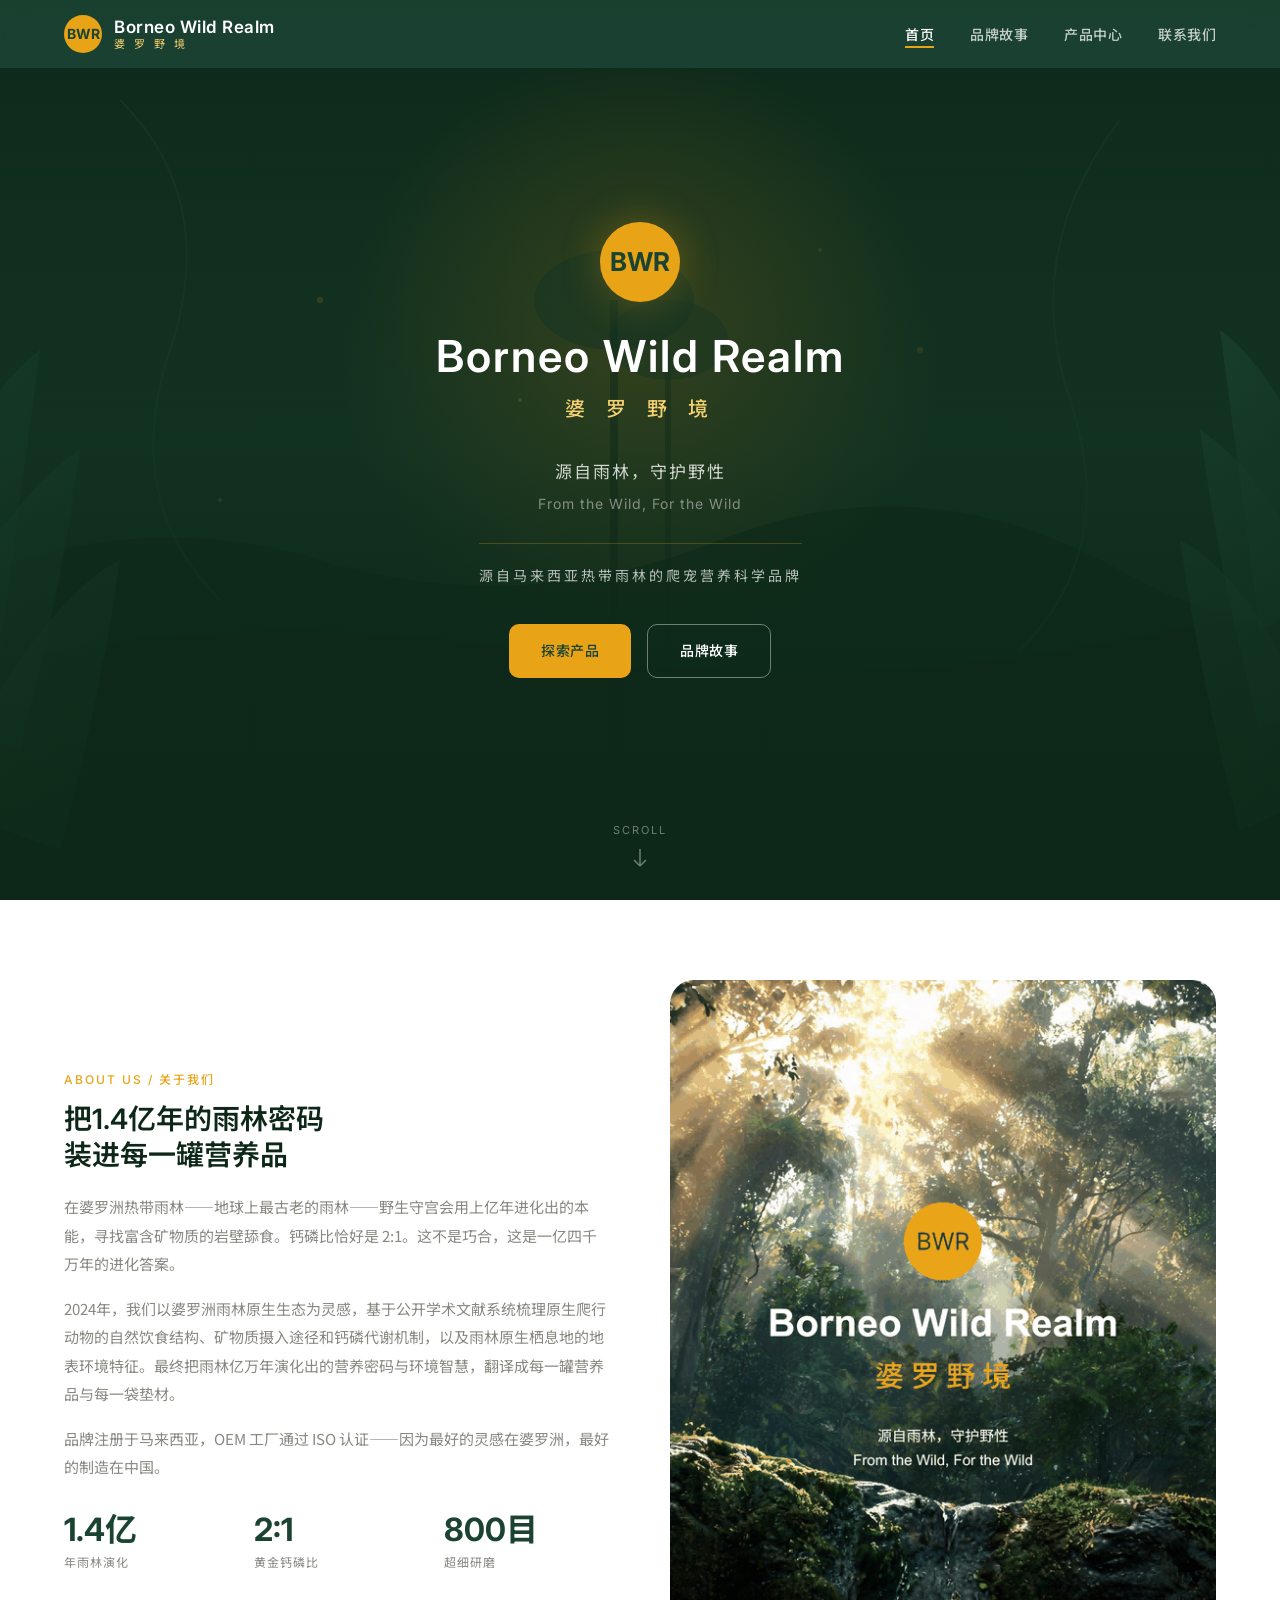
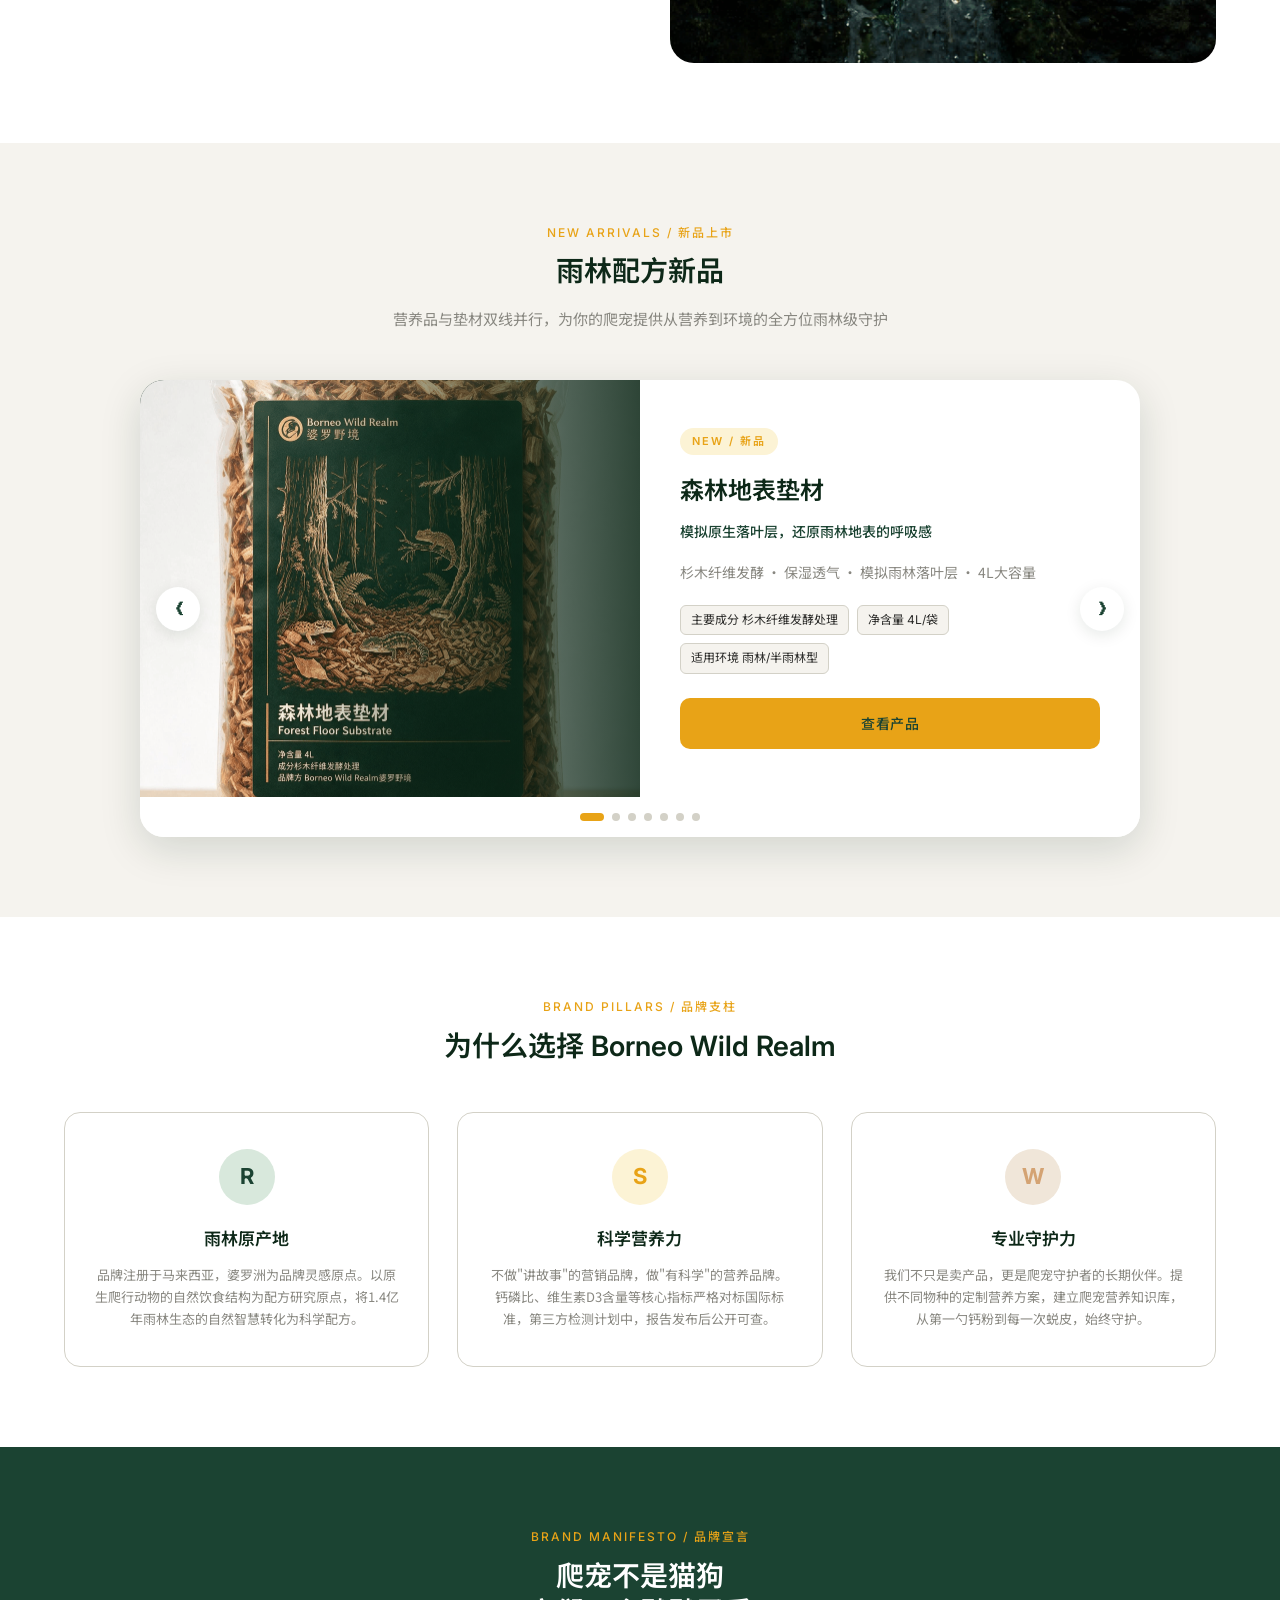
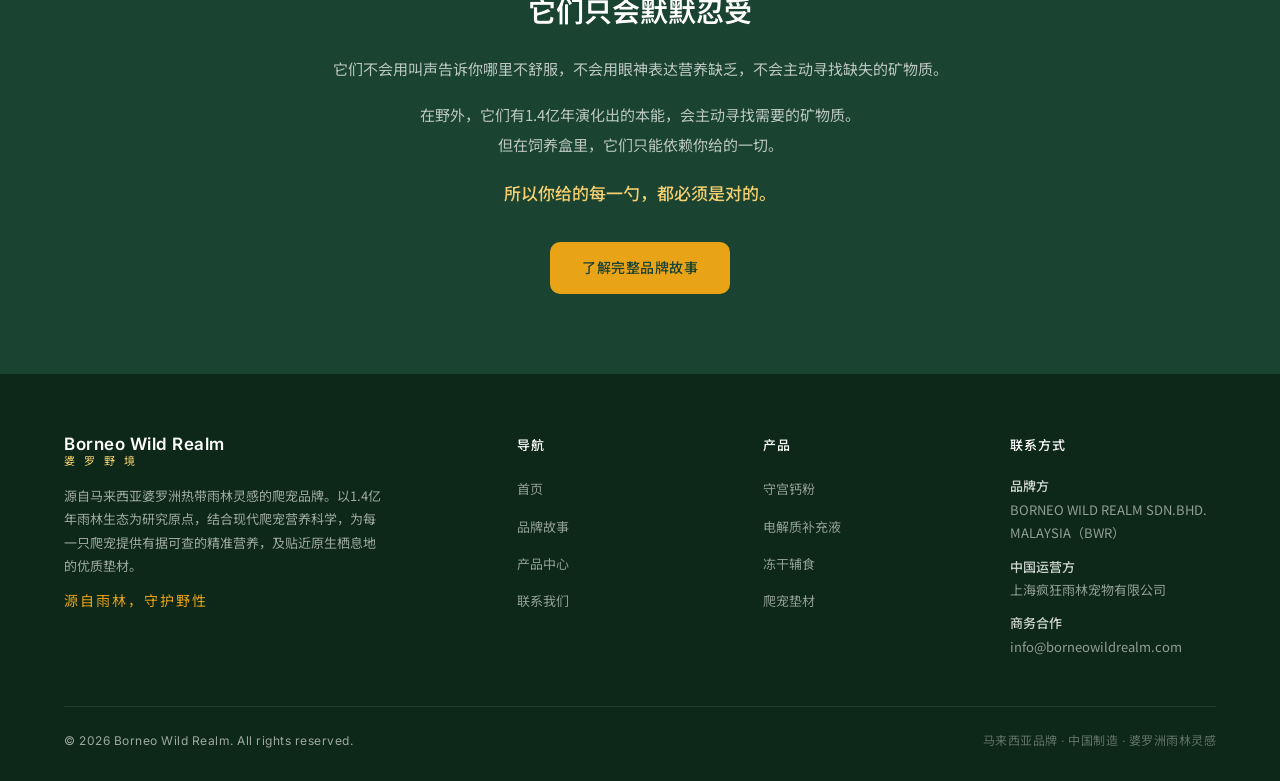
<file: index.html>
<!DOCTYPE html>
<html lang="zh-CN">
<head>
  <meta charset="UTF-8">
  <meta name="viewport" content="width=device-width, initial-scale=1.0">
  <title>Borneo Wild Realm 婆罗野境 | 源自雨林，守护野性</title>
  <meta name="description" content="Borneo Wild Realm 婆罗野境 — 源自马来西亚婆罗洲雨林灵感的爬宠品牌。主营守宫钙粉、电解质、冻干零食等爬宠营养品，及森林地表垫材、松树皮垫材、雨林地表垫材、玉米芯垫材等爬宠垫材。马来西亚品牌，中国制造。">
  <meta name="keywords" content="爬宠营养,守宫钙粉,爬宠钙粉,电解质,冻干零食,爬宠垫材,森林地表垫材,松树皮垫材,雨林垫材,玉米芯垫材,Borneo Wild Realm,婆罗野境,豹纹守宫">
  <link rel="icon" href="data:image/svg+xml,<svg xmlns='http://www.w3.org/2000/svg' viewBox='0 0 100 100'><circle cx='50' cy='50' r='50' fill='%23E8A317'/><text x='50' y='62' text-anchor='middle' font-family='Inter,sans-serif' font-size='32' font-weight='700' fill='%231B4332'>BWR</text></svg>">
  <link rel="stylesheet" href="css/style.css">
</head>
<body>

  <!-- ========== 导航栏 ========== -->
  <nav class="navbar">
    <div class="nav-inner">
      <a href="index.html" class="nav-logo">
        <div class="nav-logo-icon">BWR</div>
        <div class="nav-logo-text">
          Borneo Wild Realm
          <div class="cn">婆 罗 野 境</div>
        </div>
      </a>
      <button class="nav-toggle" aria-label="菜单">
        <span></span><span></span><span></span>
      </button>
      <ul class="nav-links">
        <li><a href="index.html">首页</a></li>
        <li><a href="story.html">品牌故事</a></li>
        <li><a href="products.html">产品中心</a></li>
        <li><a href="contact.html">联系我们</a></li>
      </ul>
    </div>
  </nav>

  <!-- ========== Hero Banner ========== -->
  <section class="hero">
    <div class="hero-bg">
      <!-- 雨林主题 SVG 插画 -->
      <svg viewBox="0 0 1440 900" preserveAspectRatio="xMidYMid slice" xmlns="http://www.w3.org/2000/svg">
        <defs>
          <linearGradient id="skyGrad" x1="0" y1="0" x2="0" y2="1">
            <stop offset="0%" stop-color="#0D2818"/>
            <stop offset="50%" stop-color="#1B4332"/>
            <stop offset="100%" stop-color="#0D2818"/>
          </linearGradient>
          <linearGradient id="leafGrad" x1="0" y1="0" x2="1" y2="1">
            <stop offset="0%" stop-color="#2D6A4F"/>
            <stop offset="100%" stop-color="#1B4332"/>
          </linearGradient>
          <radialGradient id="sunGlow" cx="0.5" cy="0.5" r="0.5">
            <stop offset="0%" stop-color="#E8A317" stop-opacity="0.4"/>
            <stop offset="100%" stop-color="#E8A317" stop-opacity="0"/>
          </radialGradient>
        </defs>
        <!-- 背景渐变 -->
        <rect width="1440" height="900" fill="url(#skyGrad)"/>
        <!-- 阳光光晕 -->
        <circle cx="720" cy="350" r="300" fill="url(#sunGlow)"/>
        <!-- 远景山轮廓 -->
        <path d="M0,600 Q200,500 400,560 T800,540 T1200,570 T1440,550 L1440,900 L0,900 Z" fill="#0D2818" opacity="0.6"/>
        <path d="M0,680 Q300,600 600,650 T1200,640 T1440,660 L1440,900 L0,900 Z" fill="#0D2818" opacity="0.8"/>
        <!-- 左侧大叶植物 -->
        <g transform="translate(0,200)">
          <path d="M-20,400 Q50,200 120,150 Q100,300 80,450 Q40,430 -20,400 Z" fill="url(#leafGrad)" opacity="0.7"/>
          <path d="M-20,500 Q80,300 160,250 Q140,400 100,550 Q50,530 -20,500 Z" fill="url(#leafGrad)" opacity="0.6"/>
          <path d="M20,600 Q120,400 200,360 Q180,500 140,650 Q80,630 20,600 Z" fill="url(#leafGrad)" opacity="0.5"/>
        </g>
        <!-- 右侧大叶植物 -->
        <g transform="translate(1240,180)">
          <path d="M200,400 Q130,200 60,150 Q80,300 100,450 Q140,430 200,400 Z" fill="url(#leafGrad)" opacity="0.7"/>
          <path d="M200,500 Q120,300 40,250 Q60,400 100,550 Q150,530 200,500 Z" fill="url(#leafGrad)" opacity="0.6"/>
          <path d="M180,600 Q100,400 20,360 Q40,500 80,650 Q130,630 180,600 Z" fill="url(#leafGrad)" opacity="0.5"/>
        </g>
        <!-- 树干 -->
        <rect x="690" y="300" width="8" height="600" fill="#0D2818" opacity="0.5"/>
        <rect x="745" y="350" width="6" height="550" fill="#0D2818" opacity="0.4"/>
        <!-- 树叶冠 -->
        <ellipse cx="694" cy="300" rx="80" ry="50" fill="#1B4332" opacity="0.5"/>
        <ellipse cx="748" cy="340" rx="60" ry="40" fill="#1B4332" opacity="0.4"/>
        <!-- 藤蔓 -->
        <path d="M200,100 Q300,200 250,350 Q200,500 300,600" stroke="#2D6A4F" stroke-width="2" fill="none" opacity="0.3"/>
        <path d="M1200,120 Q1100,250 1150,400 Q1200,550 1100,650" stroke="#2D6A4F" stroke-width="2" fill="none" opacity="0.3"/>
        <!-- 漂浮的光斑 -->
        <circle cx="400" cy="300" r="3" fill="#E8A317" opacity="0.4"/>
        <circle cx="900" cy="250" r="2" fill="#E8A317" opacity="0.3"/>
        <circle cx="600" cy="400" r="2" fill="#F4D06F" opacity="0.4"/>
        <circle cx="1000" cy="350" r="3" fill="#E8A317" opacity="0.3"/>
        <circle cx="300" cy="500" r="2" fill="#F4D06F" opacity="0.3"/>
      </svg>
    </div>
    <div class="hero-overlay"></div>

    <div class="hero-content">
      <div class="hero-brand-mark">BWR</div>
      <h1>Borneo Wild Realm</h1>
      <div class="cn-name">婆 罗 野 境</div>
      <div class="slogan">源自雨林，守护野性</div>
      <div class="slogan-en">From the Wild, For the Wild</div>
      <div class="hero-business-line">源自马来西亚热带雨林的爬宠营养科学品牌</div>
      <div class="hero-actions">
        <a href="products.html" class="btn btn-primary">探索产品</a>
        <a href="story.html" class="btn btn-outline">品牌故事</a>
      </div>
    </div>

    <div class="hero-scroll">
      <span>SCROLL</span>
      <svg width="14" height="20" viewBox="0 0 14 20" fill="none"><path d="M7 1V18M7 18L1 12M7 18L13 12" stroke="currentColor" stroke-width="1.5"/></svg>
    </div>
  </section>

  <!-- ========== 品牌简介 ========== -->
  <section class="bg-white">
    <div class="container">
      <div class="brand-intro">
        <div class="brand-intro-text fade-in">
          <div class="section-label">ABOUT US / 关于我们</div>
          <h2 class="section-title">把1.4亿年的雨林密码<br>装进每一罐营养品</h2>
          <p>在婆罗洲热带雨林——地球上最古老的雨林——野生守宫会用上亿年进化出的本能，寻找富含矿物质的岩壁舔食。钙磷比恰好是 2:1。这不是巧合，这是一亿四千万年的进化答案。</p>
          <p>2024年，我们以婆罗洲雨林原生生态为灵感，基于公开学术文献系统梳理原生爬行动物的自然饮食结构、矿物质摄入途径和钙磷代谢机制，以及雨林原生栖息地的地表环境特征。最终把雨林亿万年演化出的营养密码与环境智慧，翻译成每一罐营养品与每一袋垫材。</p>
          <p>品牌注册于马来西亚，OEM 工厂通过 ISO 认证——因为最好的灵感在婆罗洲，最好的制造在中国。</p>
          <div class="brand-intro-stats">
            <div class="stat-item">
              <div class="stat-num">1.4亿</div>
              <div class="stat-label">年雨林演化</div>
            </div>
            <div class="stat-item">
              <div class="stat-num">2:1</div>
              <div class="stat-label">黄金钙磷比</div>
            </div>
            <div class="stat-item">
              <div class="stat-num">800目</div>
              <div class="stat-label">超细研磨</div>
            </div>
          </div>
        </div>
        <div class="brand-intro-visual fade-in fade-in-delay-1">
          <!-- 雨林守宫 SVG 插画 -->
          <img src="images/about-bg.png?v=2" alt="婆罗洲雨林" loading="lazy">
        </div>
      </div>
    </div>
  </section>

  <!-- ========== 新品轮播 ========== -->
  <section class="bg-limestone">
    <div class="container">
      <div class="text-center fade-in" style="margin-bottom:48px;">
      <div class="section-label">NEW ARRIVALS / 新品上市</div>
      <h2 class="section-title">雨林配方新品</h2>
      <p class="section-subtitle" style="margin:0 auto 0;">营养品与垫材双线并行，为你的爬宠提供从营养到环境的全方位雨林级守护</p>
      </div>

      <div class="product-carousel fade-in">
        <button class="carousel-prev" aria-label="上一个">&#10094;</button>
        <button class="carousel-next" aria-label="下一个">&#10095;</button>
        <div class="carousel-viewport">
          <div class="carousel-track">
            <!-- 轮播内容由 JS 动态渲染 -->
          </div>
        </div>
        <div class="carousel-dots">
          <!-- 圆点由 JS 动态生成 -->
        </div>
      </div>
    </div>
  </section>

  <!-- ========== 品牌三大支柱 ========== -->
  <section class="bg-white">
    <div class="container">
      <div class="text-center fade-in" style="margin-bottom:48px;">
        <div class="section-label">BRAND PILLARS / 品牌支柱</div>
        <h2 class="section-title">为什么选择 Borneo Wild Realm</h2>
      </div>
      <div class="pillars-grid">
        <div class="pillar-card fade-in">
          <div class="pillar-icon">R</div>
          <h3>雨林原产地</h3>
          <p>品牌注册于马来西亚，婆罗洲为品牌灵感原点。以原生爬行动物的自然饮食结构为配方研究原点，将1.4亿年雨林生态的自然智慧转化为科学配方。</p>
        </div>
        <div class="pillar-card fade-in fade-in-delay-1">
          <div class="pillar-icon" style="background:var(--bw-amber-pale);color:var(--bw-amber);">S</div>
          <h3>科学营养力</h3>
          <p>不做"讲故事"的营销品牌，做"有科学"的营养品牌。钙磷比、维生素D3含量等核心指标严格对标国际标准，第三方检测计划中，报告发布后公开可查。</p>
        </div>
        <div class="pillar-card fade-in fade-in-delay-2">
          <div class="pillar-icon" style="background:#F0E6D9;color:var(--bw-earth);">W</div>
          <h3>专业守护力</h3>
          <p>我们不只是卖产品，更是爬宠守护者的长期伙伴。提供不同物种的定制营养方案，建立爬宠营养知识库，从第一勺钙粉到每一次蜕皮，始终守护。</p>
        </div>
      </div>
    </div>
  </section>

  <!-- ========== 品牌宣言 CTA ========== -->
  <section class="bg-rainforest">
    <div class="container-sm text-center fade-in">
      <div class="section-label" style="color:var(--bw-amber);">BRAND MANIFESTO / 品牌宣言</div>
      <h2 class="section-title" style="margin-bottom:24px;">爬宠不是猫狗<br>它们只会默默忍受</h2>
      <p style="font-size:15px;color:rgba(255,255,255,0.7);line-height:2;margin-bottom:16px;">
        它们不会用叫声告诉你哪里不舒服，不会用眼神表达营养缺乏，不会主动寻找缺失的矿物质。
      </p>
      <p style="font-size:15px;color:rgba(255,255,255,0.7);line-height:2;margin-bottom:16px;">
        在野外，它们有1.4亿年演化出的本能，会主动寻找需要的矿物质。<br>
        但在饲养盒里，它们只能依赖你给的一切。
      </p>
      <p style="font-size:17px;color:var(--bw-amber-light);line-height:2;margin-bottom:32px;font-weight:500;">
        所以你给的每一勺，都必须是对的。
      </p>
      <a href="story.html" class="btn btn-primary">了解完整品牌故事</a>
    </div>
  </section>

  <!-- ========== 页脚 ========== -->
  <footer class="footer">
    <div class="container">
      <div class="footer-grid">
        <div class="footer-brand">
          <div class="nav-logo-text">
            Borneo Wild Realm
            <div class="cn" style="color:var(--bw-amber-light);letter-spacing:3px;font-size:11px;">婆 罗 野 境</div>
          </div>
          <p>源自马来西亚婆罗洲热带雨林灵感的爬宠品牌。以1.4亿年雨林生态为研究原点，结合现代爬宠营养科学，为每一只爬宠提供有据可查的精准营养，及贴近原生栖息地的优质垫材。</p>
          <div class="slogan">源自雨林，守护野性</div>
        </div>
        <div class="footer-col">
          <h4>导航</h4>
          <ul>
            <li><a href="index.html">首页</a></li>
            <li><a href="story.html">品牌故事</a></li>
            <li><a href="products.html">产品中心</a></li>
            <li><a href="contact.html">联系我们</a></li>
          </ul>
        </div>
        <div class="footer-col">
          <h4>产品</h4>
          <ul>
            <li><a href="products.html">守宫钙粉</a></li>
            <li><a href="products.html">电解质补充液</a></li>
            <li><a href="products.html">冻干辅食</a></li>
            <li><a href="products.html">爬宠垫材</a></li>
          </ul>
        </div>
        <div class="footer-col">
          <h4>联系方式</h4>
          <div class="contact-item">
            <strong>品牌方</strong><br>BORNEO WILD REALM SDN.BHD. MALAYSIA（BWR）
          </div>
          <div class="contact-item" style="margin-top:10px;">
            <strong>中国运营方</strong><br>上海疯狂雨林宠物有限公司
          </div>
          <div class="contact-item" style="margin-top:10px;">
            <strong>商务合作</strong><br>info@borneowildrealm.com
          </div>
        </div>
      </div>
      <div class="footer-bottom">
        <span>&copy; 2026 Borneo Wild Realm. All rights reserved.</span>
        <span class="brand-line">马来西亚品牌 · 中国制造 · 婆罗洲雨林灵感</span>
      </div>
    </div>
  </footer>

  <script src="js/products.js"></script>
  <script src="js/main.js"></script>
</body>
</html>
</file>
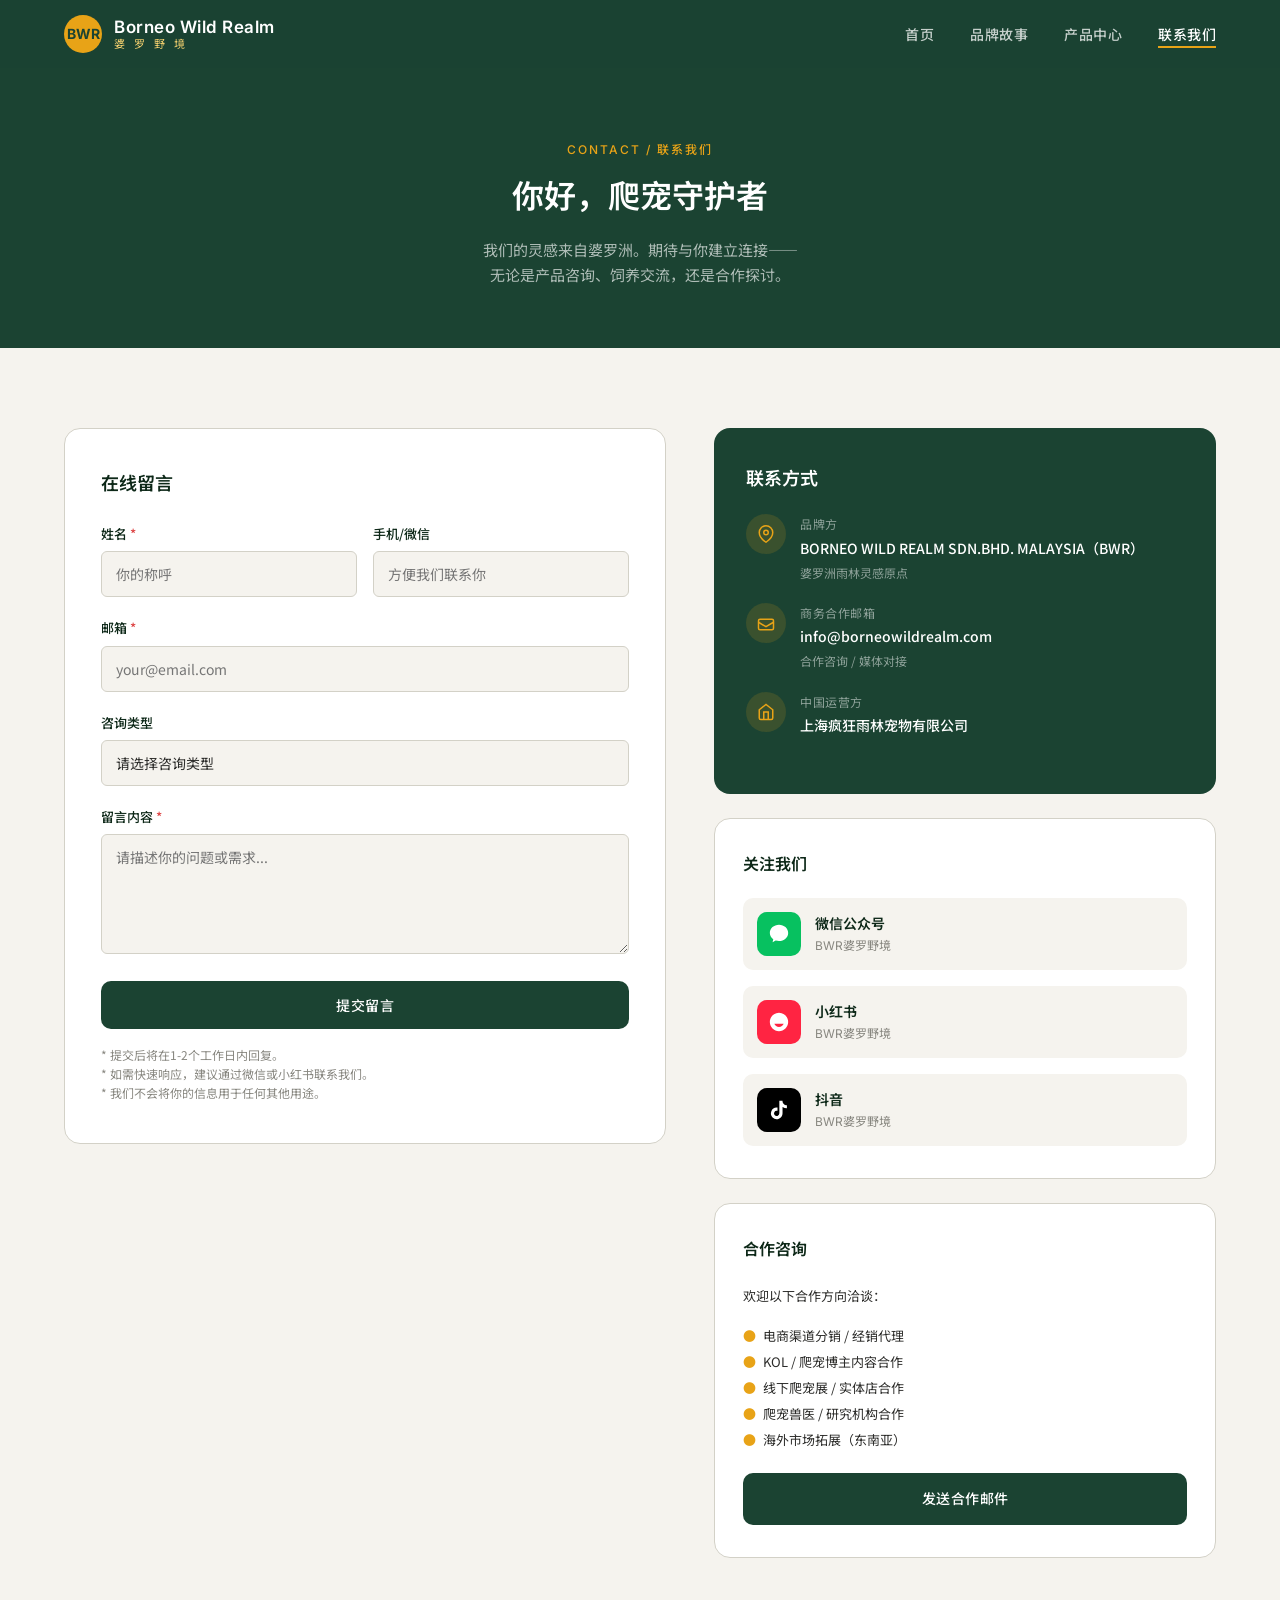
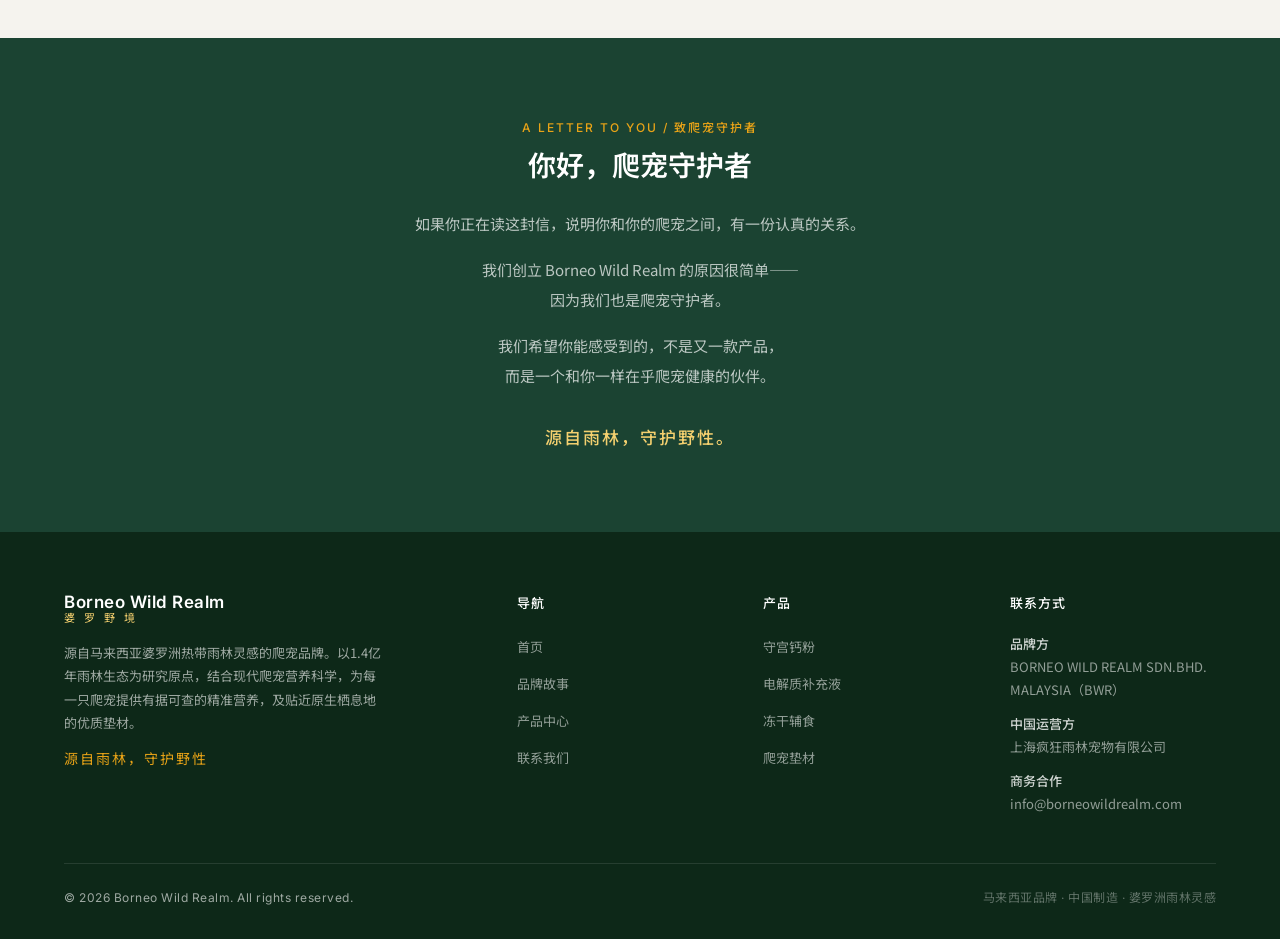
<file: contact.html>
<!DOCTYPE html>
<html lang="zh-CN">
<head>
  <meta charset="UTF-8">
  <meta name="viewport" content="width=device-width, initial-scale=1.0">
  <title>联系我们 | Borneo Wild Realm 婆罗野境</title>
  <meta name="description" content="联系 Borneo Wild Realm — 在线留言、微信/小红书账号、合作咨询渠道。源自婆罗洲雨林的爬宠品牌，营养品与垫材双线并行，期待与每一位爬宠守护者建立连接。">
  <link rel="icon" href="data:image/svg+xml,<svg xmlns='http://www.w3.org/2000/svg' viewBox='0 0 100 100'><circle cx='50' cy='50' r='50' fill='%23E8A317'/><text x='50' y='62' text-anchor='middle' font-family='Inter,sans-serif' font-size='32' font-weight='700' fill='%231B4332'>BWR</text></svg>">
  <link rel="stylesheet" href="css/style.css">
</head>
<body>

  <!-- ========== 导航栏 ========== -->
  <nav class="navbar">
    <div class="nav-inner">
      <a href="index.html" class="nav-logo">
        <div class="nav-logo-icon">BWR</div>
        <div class="nav-logo-text">
          Borneo Wild Realm
          <div class="cn">婆 罗 野 境</div>
        </div>
      </a>
      <button class="nav-toggle" aria-label="菜单">
        <span></span><span></span><span></span>
      </button>
      <ul class="nav-links">
        <li><a href="index.html">首页</a></li>
        <li><a href="story.html">品牌故事</a></li>
        <li><a href="products.html">产品中心</a></li>
        <li><a href="contact.html">联系我们</a></li>
      </ul>
    </div>
  </nav>

  <!-- ========== 联系页 Hero ========== -->
  <section class="contact-hero">
    <div class="container">
      <div class="section-label">CONTACT / 联系我们</div>
      <h1>你好，爬宠守护者</h1>
      <p>我们的灵感来自婆罗洲。期待与你建立连接——<br>无论是产品咨询、饲养交流，还是合作探讨。</p>
    </div>
  </section>

  <!-- ========== 联系内容 ========== -->
  <section class="bg-limestone">
    <div class="container">
      <div class="contact-grid">

        <!-- 左侧：留言表单 -->
        <div class="contact-form-wrapper fade-in">
          <h3 style="font-family:var(--bw-font-primary);font-size:18px;font-weight:600;color:var(--bw-jungle-dark);margin-bottom:24px;">在线留言</h3>

          <div class="form-success">
            <strong>留言提交成功！</strong>
            我们已收到你的消息，将在1-2个工作日内回复。
          </div>

          <form id="contact-form" novalidate>
            <div class="form-row">
              <div class="form-group">
                <label for="name">姓名 <span class="required">*</span></label>
                <input type="text" id="name" name="name" placeholder="你的称呼" required>
              </div>
              <div class="form-group">
                <label for="phone">手机/微信</label>
                <input type="text" id="phone" name="phone" placeholder="方便我们联系你">
              </div>
            </div>

            <div class="form-group">
              <label for="email">邮箱 <span class="required">*</span></label>
              <input type="email" id="email" name="email" placeholder="your@email.com" required>
            </div>

            <div class="form-group">
              <label for="topic">咨询类型</label>
              <select id="topic" name="topic">
                <option value="">请选择咨询类型</option>
                <option value="product">产品咨询</option>
                <option value="purchase">购买渠道</option>
                <option value="breeding">饲养交流</option>
                <option value="cooperation">商务合作</option>
                <option value="kol">KOL/媒体合作</option>
                <option value="other">其他</option>
              </select>
            </div>

            <div class="form-group">
              <label for="message">留言内容 <span class="required">*</span></label>
              <textarea id="message" name="message" placeholder="请描述你的问题或需求..." required></textarea>
            </div>

            <button type="submit" class="btn btn-dark" style="width:100%;">提交留言</button>

            <p class="form-note">
              * 提交后将在1-2个工作日内回复。<br>
              * 如需快速响应，建议通过微信或小红书联系我们。<br>
              * 我们不会将你的信息用于任何其他用途。
            </p>
          </form>
        </div>

        <!-- 右侧：联系信息 + 社交媒体 -->
        <div>
          <!-- 联系信息卡片 -->
          <div class="contact-info-card fade-in fade-in-delay-1">
            <h3>联系方式</h3>

            <div class="contact-info-item">
              <div class="ci-icon">
                <svg width="18" height="18" viewBox="0 0 24 24" fill="none" stroke="#E8A317" stroke-width="2"><path d="M21 10c0 7-9 13-9 13s-9-6-9-13a9 9 0 0 1 18 0z"/><circle cx="12" cy="10" r="3"/></svg>
              </div>
              <div class="ci-content">
                <div class="ci-label">品牌方</div>
                <div class="ci-value">BORNEO WILD REALM SDN.BHD. MALAYSIA（BWR）</div>
                <div class="ci-sub">婆罗洲雨林灵感原点</div>
              </div>
            </div>

            <div class="contact-info-item">
              <div class="ci-icon">
                <svg width="18" height="18" viewBox="0 0 24 24" fill="none" stroke="#E8A317" stroke-width="2"><rect x="2" y="7" width="20" height="14" rx="2"/><path d="M22 11l-10 6L2 11"/></svg>
              </div>
              <div class="ci-content">
                <div class="ci-label">商务合作邮箱</div>
                <div class="ci-value">info@borneowildrealm.com</div>
                <div class="ci-sub">合作咨询 / 媒体对接</div>
              </div>
            </div>

            <div class="contact-info-item">
              <div class="ci-icon">
                <svg width="18" height="18" viewBox="0 0 24 24" fill="none" stroke="#E8A317" stroke-width="2"><path d="M3 9l9-7 9 7v11a2 2 0 0 1-2 2H5a2 2 0 0 1-2-2z"/><polyline points="9 22 9 12 15 12 15 22"/></svg>
              </div>
              <div class="ci-content">
                <div class="ci-label">中国运营方</div>
                <div class="ci-value">上海疯狂雨林宠物有限公司</div>
              </div>
            </div>
          </div>

          <!-- 社交媒体卡片 -->
          <div class="social-card fade-in fade-in-delay-2">
            <h3>关注我们</h3>
            <div class="social-list">

              <div class="social-item">
                <div class="si-icon" style="background:#07C160;">
                  <svg width="22" height="22" viewBox="0 0 24 24" fill="#fff"><path d="M8.5 8.5a1 1 0 100-2 1 1 0 000 2zm5 0a1 1 0 100-2 1 1 0 000 2zM12 2C6.48 2 2 5.94 2 10.8c0 2.77 1.46 5.24 3.74 6.85L5 21l3.4-1.86c1.12.31 2.32.48 3.6.48 5.52 0 10-3.94 10-8.8S17.52 2 12 2z"/></svg>
                </div>
                <div class="si-content">
                  <div class="si-name">微信公众号</div>
                  <div class="si-id">BWR婆罗野境</div>
                </div>
              </div>

              <div class="social-item">
                <div class="si-icon" style="background:#FF2442;">
                  <svg width="22" height="22" viewBox="0 0 24 24" fill="#fff"><path d="M12 2C6.48 2 2 6.48 2 12s4.48 10 10 10 10-4.48 10-10S17.52 2 12 2zm3.5 6.5c-.83 0-1.5.67-1.5 1.5s.67 1.5 1.5 1.5 1.5-.67 1.5-1.5-.67-1.5-1.5-1.5zm-7 0c-.83 0-1.5.67-1.5 1.5s.67 1.5 1.5 1.5 1.5-.67 1.5-1.5-.67-1.5-1.5-1.5zM12 17.5c-2.33 0-4.31-1.46-5.11-3.5h10.22c-.8 2.04-2.78 3.5-5.11 3.5z"/></svg>
                </div>
                <div class="si-content">
                  <div class="si-name">小红书</div>
                  <div class="si-id">BWR婆罗野境</div>
                </div>
              </div>

              <div class="social-item">
                <div class="si-icon" style="background:#000000;">
                  <svg width="22" height="22" viewBox="0 0 24 24" fill="#fff"><path d="M19.59 6.69a4.83 4.83 0 0 1-3.77-4.25V2h-3.45v13.67a2.89 2.89 0 0 1-5.2 1.74 2.89 2.89 0 0 1 2.31-4.64 2.93 2.93 0 0 1 .88.13V9.4a6.84 6.84 0 0 0-1-.05A6.33 6.33 0 0 0 5 20.1a6.34 6.34 0 0 0 10.86-4.43v-7a8.16 8.16 0 0 0 4.77 1.52v-3.4a4.85 4.85 0 0 1-1.04-.1z"/></svg>
                </div>
                <div class="si-content">
                  <div class="si-name">抖音</div>
                  <div class="si-id">BWR婆罗野境</div>
                </div>
              </div>

            </div>
          </div>

          <!-- 合作咨询卡片 -->
          <div class="social-card fade-in fade-in-delay-3" style="margin-top:24px;">
            <h3>合作咨询</h3>
            <div style="font-size:13px;color:var(--gray-500);line-height:1.8;margin-bottom:16px;">
              欢迎以下合作方向洽谈：
            </div>
            <ul style="font-size:13px;color:var(--bw-charcoal);line-height:2;">
              <li style="padding-left:20px;position:relative;">
                <span style="position:absolute;left:0;color:var(--bw-amber);">&#9679;</span>
                电商渠道分销 / 经销代理
              </li>
              <li style="padding-left:20px;position:relative;">
                <span style="position:absolute;left:0;color:var(--bw-amber);">&#9679;</span>
                KOL / 爬宠博主内容合作
              </li>
              <li style="padding-left:20px;position:relative;">
                <span style="position:absolute;left:0;color:var(--bw-amber);">&#9679;</span>
                线下爬宠展 / 实体店合作
              </li>
              <li style="padding-left:20px;position:relative;">
                <span style="position:absolute;left:0;color:var(--bw-amber);">&#9679;</span>
                爬宠兽医 / 研究机构合作
              </li>
              <li style="padding-left:20px;position:relative;">
                <span style="position:absolute;left:0;color:var(--bw-amber);">&#9679;</span>
                海外市场拓展（东南亚）
              </li>
            </ul>
            <a href="mailto:info@borneowildrealm.com" class="btn btn-dark" style="width:100%;margin-top:20px;">发送合作邮件</a>
          </div>
        </div>

      </div>
    </div>
  </section>

  <!-- ========== 品牌信件 CTA ========== -->
  <section class="bg-rainforest">
    <div class="container-sm text-center fade-in">
      <div class="section-label" style="color:var(--bw-amber);">A LETTER TO YOU / 致爬宠守护者</div>
      <h2 class="section-title" style="margin-bottom:24px;">你好，爬宠守护者</h2>
      <p style="font-size:15px;color:rgba(255,255,255,0.7);line-height:2;margin-bottom:16px;">
        如果你正在读这封信，说明你和你的爬宠之间，有一份认真的关系。
      </p>
      <p style="font-size:15px;color:rgba(255,255,255,0.7);line-height:2;margin-bottom:16px;">
        我们创立 Borneo Wild Realm 的原因很简单——<br>
        因为我们也是爬宠守护者。
      </p>
      <p style="font-size:15px;color:rgba(255,255,255,0.7);line-height:2;margin-bottom:32px;">
        我们希望你能感受到的，不是又一款产品，<br>
        而是一个和你一样在乎爬宠健康的伙伴。
      </p>
      <p style="font-size:17px;color:var(--bw-amber-light);font-weight:500;letter-spacing:2px;">
        源自雨林，守护野性。
      </p>
    </div>
  </section>

  <!-- ========== 页脚 ========== -->
  <footer class="footer">
    <div class="container">
      <div class="footer-grid">
        <div class="footer-brand">
          <div class="nav-logo-text">
            Borneo Wild Realm
            <div class="cn" style="color:var(--bw-amber-light);letter-spacing:3px;font-size:11px;">婆 罗 野 境</div>
          </div>
          <p>源自马来西亚婆罗洲热带雨林灵感的爬宠品牌。以1.4亿年雨林生态为研究原点，结合现代爬宠营养科学，为每一只爬宠提供有据可查的精准营养，及贴近原生栖息地的优质垫材。</p>
          <div class="slogan">源自雨林，守护野性</div>
        </div>
        <div class="footer-col">
          <h4>导航</h4>
          <ul>
            <li><a href="index.html">首页</a></li>
            <li><a href="story.html">品牌故事</a></li>
            <li><a href="products.html">产品中心</a></li>
            <li><a href="contact.html">联系我们</a></li>
          </ul>
        </div>
        <div class="footer-col">
          <h4>产品</h4>
          <ul>
            <li><a href="products.html">守宫钙粉</a></li>
            <li><a href="products.html">电解质补充液</a></li>
            <li><a href="products.html">冻干辅食</a></li>
            <li><a href="products.html">爬宠垫材</a></li>
          </ul>
        </div>
        <div class="footer-col">
          <h4>联系方式</h4>
          <div class="contact-item">
            <strong>品牌方</strong><br>BORNEO WILD REALM SDN.BHD. MALAYSIA（BWR）
          </div>
          <div class="contact-item" style="margin-top:10px;">
            <strong>中国运营方</strong><br>上海疯狂雨林宠物有限公司
          </div>
          <div class="contact-item" style="margin-top:10px;">
            <strong>商务合作</strong><br>info@borneowildrealm.com
          </div>
        </div>
      </div>
      <div class="footer-bottom">
        <span>&copy; 2026 Borneo Wild Realm. All rights reserved.</span>
        <span class="brand-line">马来西亚品牌 · 中国制造 · 婆罗洲雨林灵感</span>
      </div>
    </div>
  </footer>

  <script src="js/products.js"></script>
  <script src="js/main.js"></script>
</body>
</html>
</file>
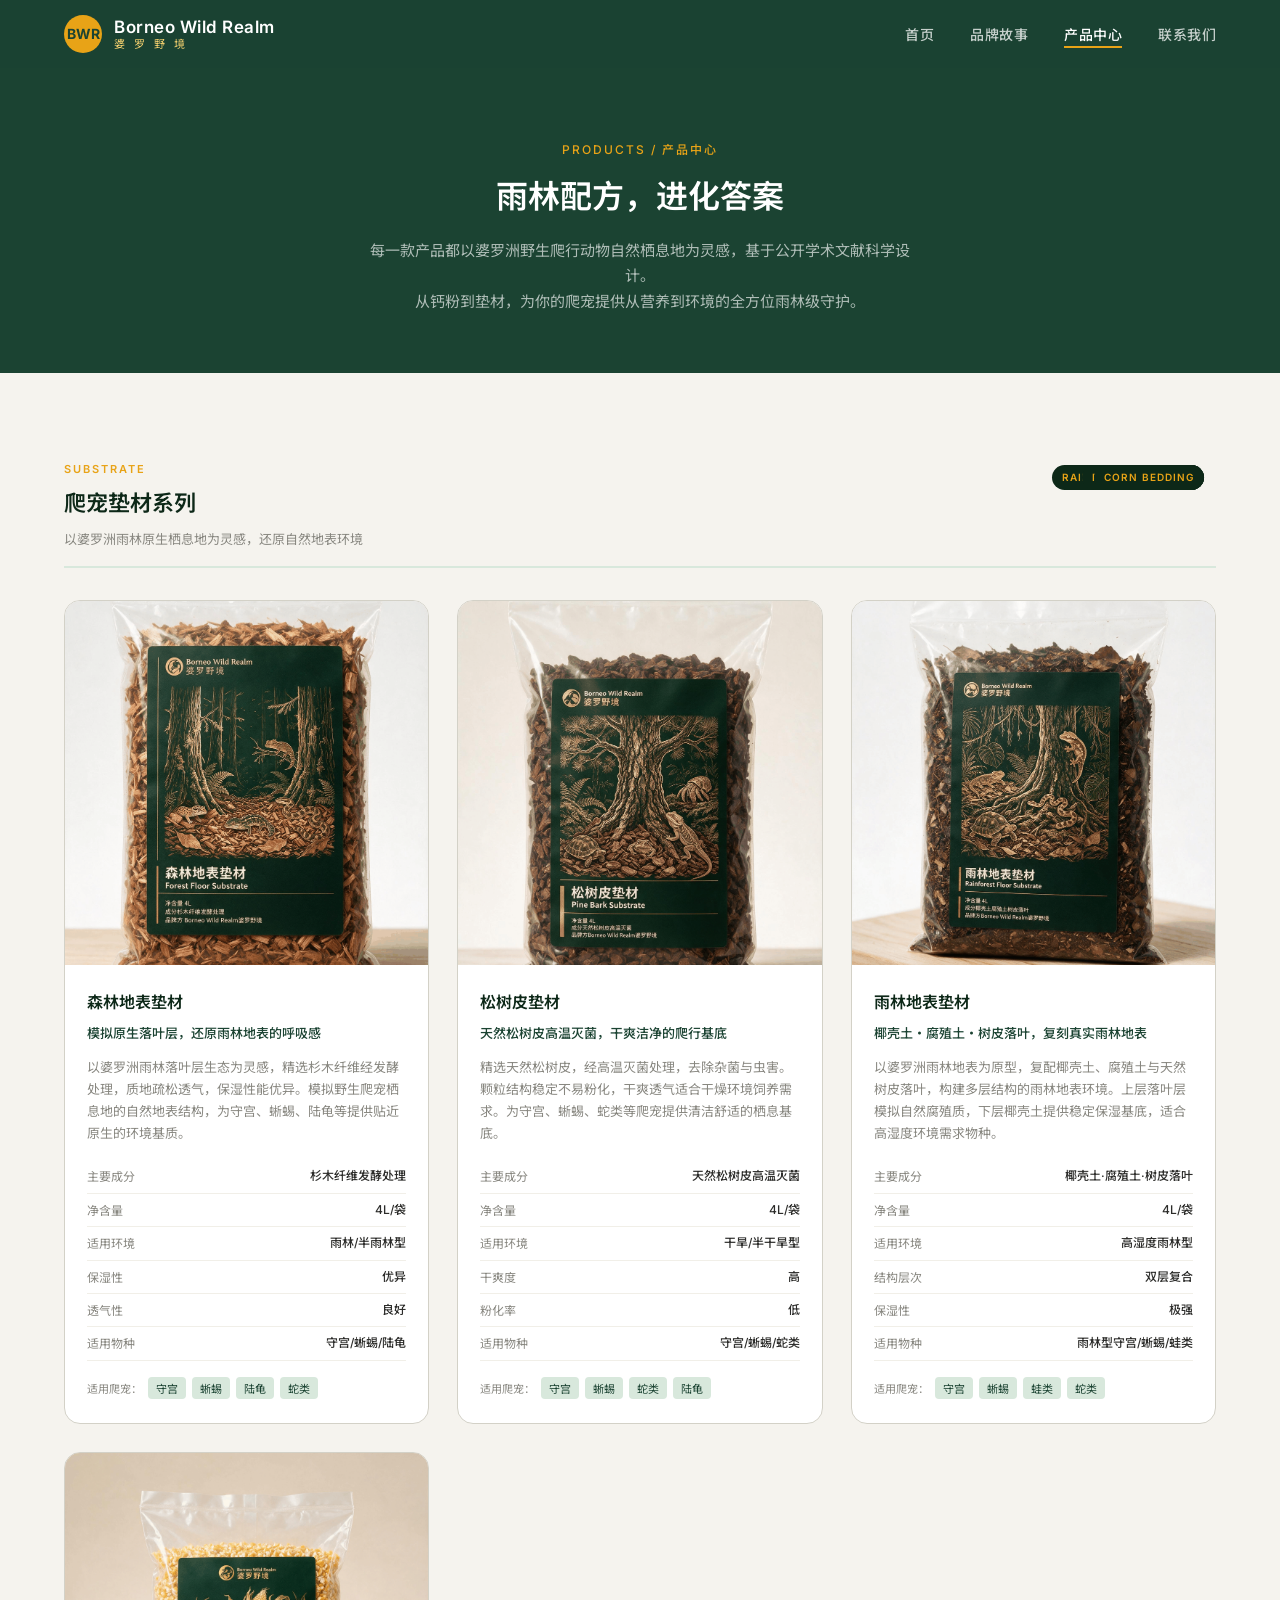
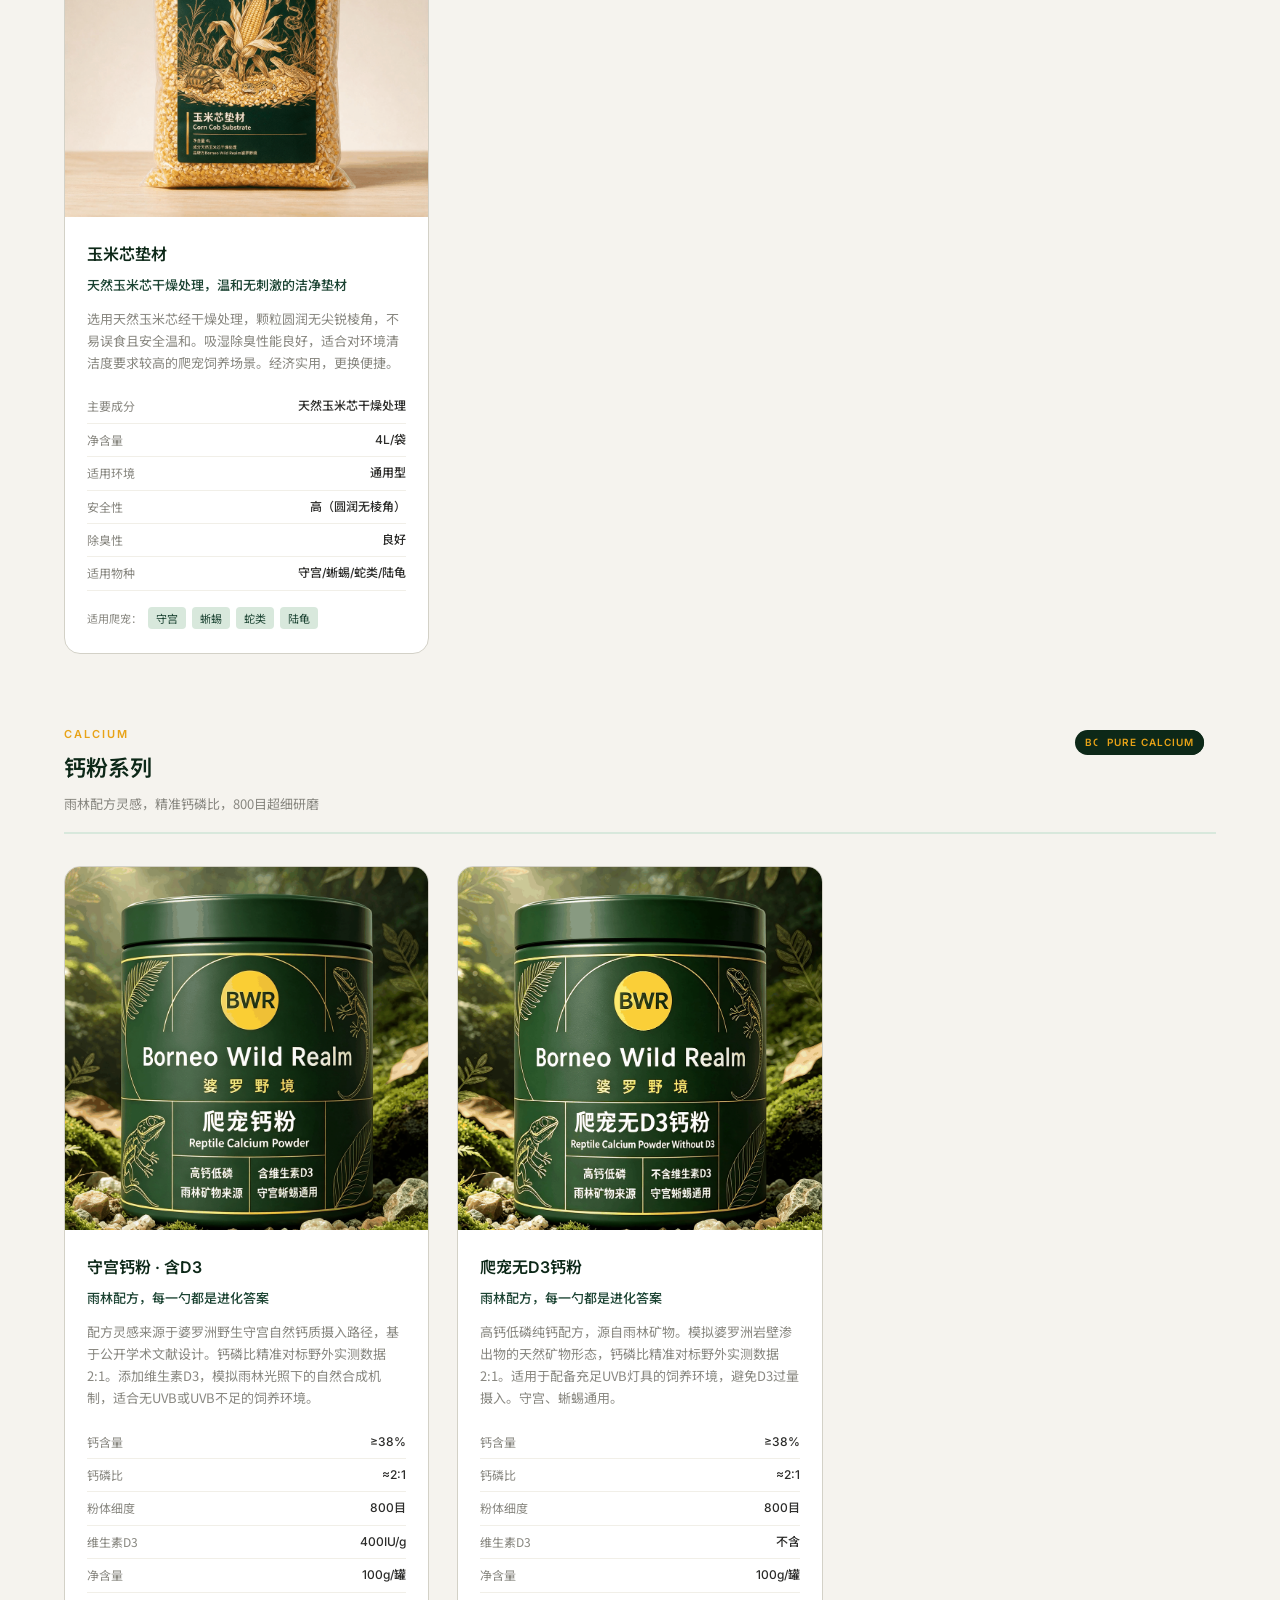
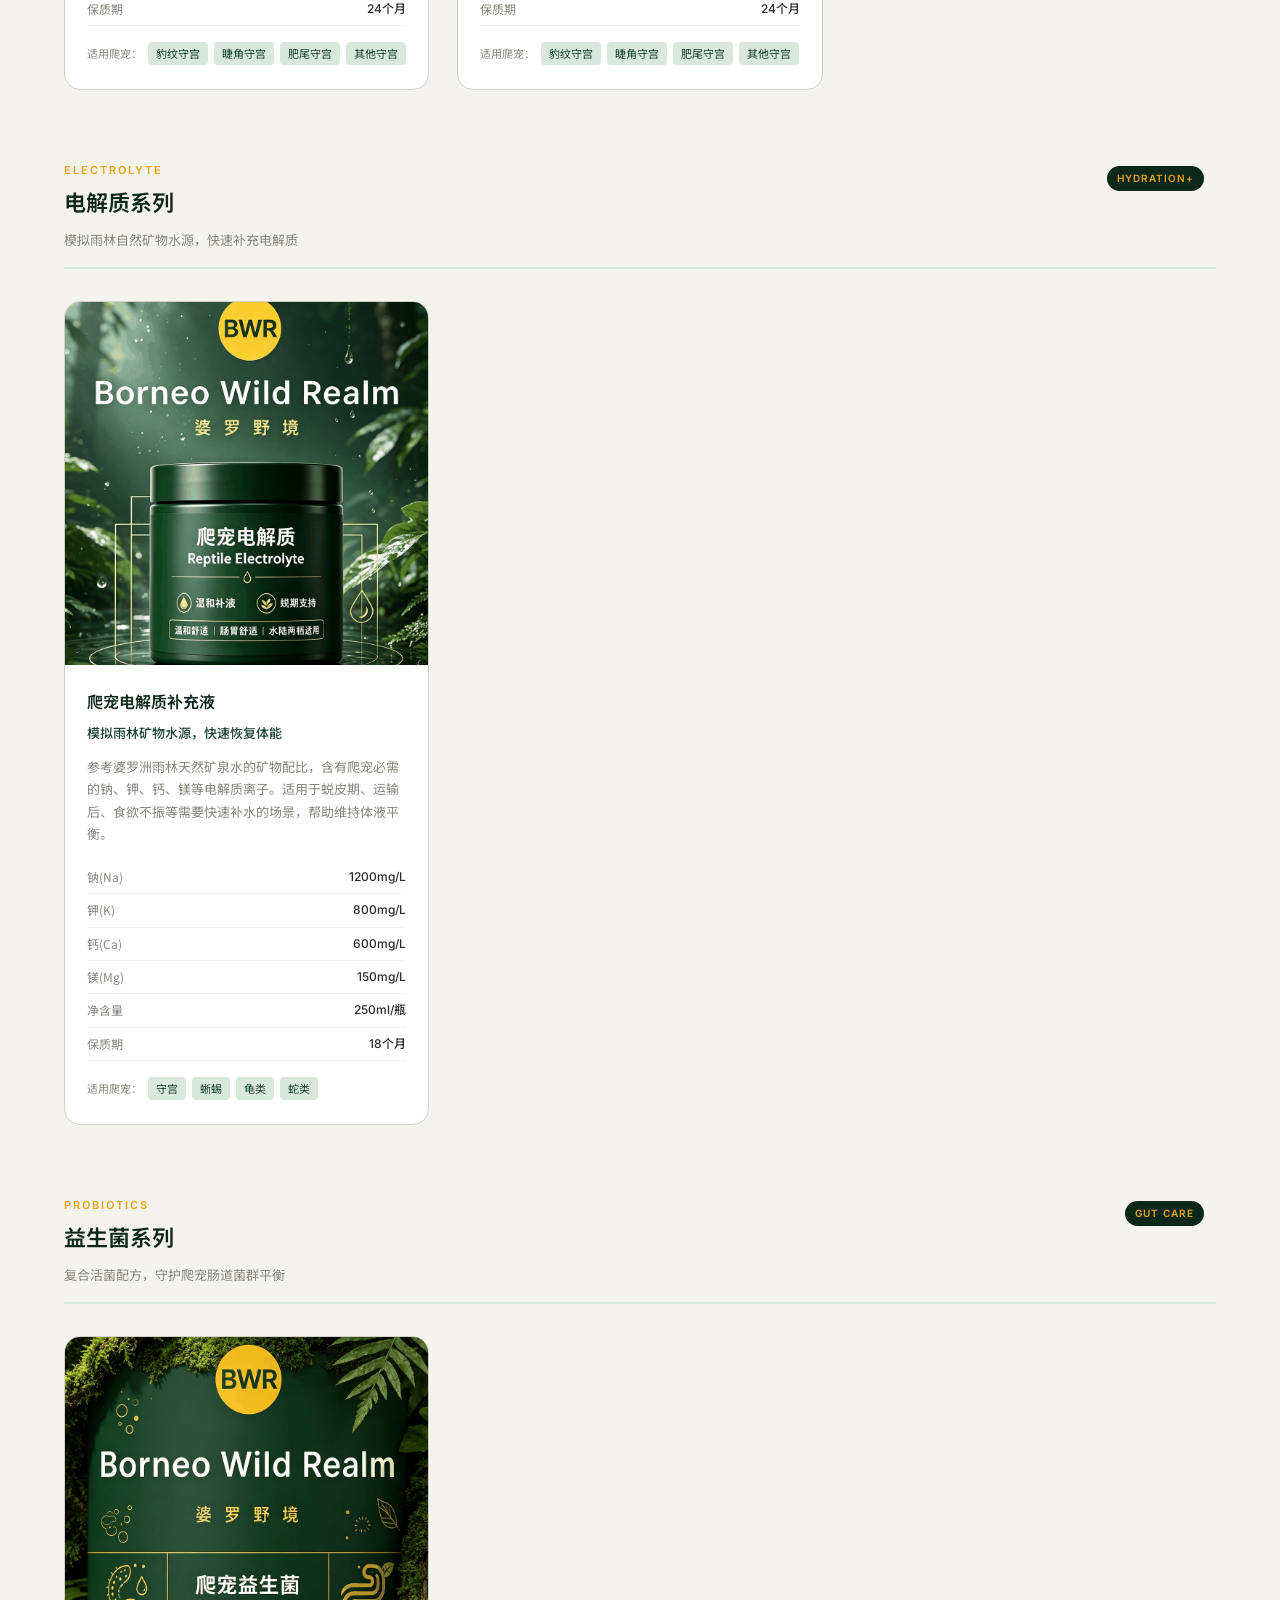
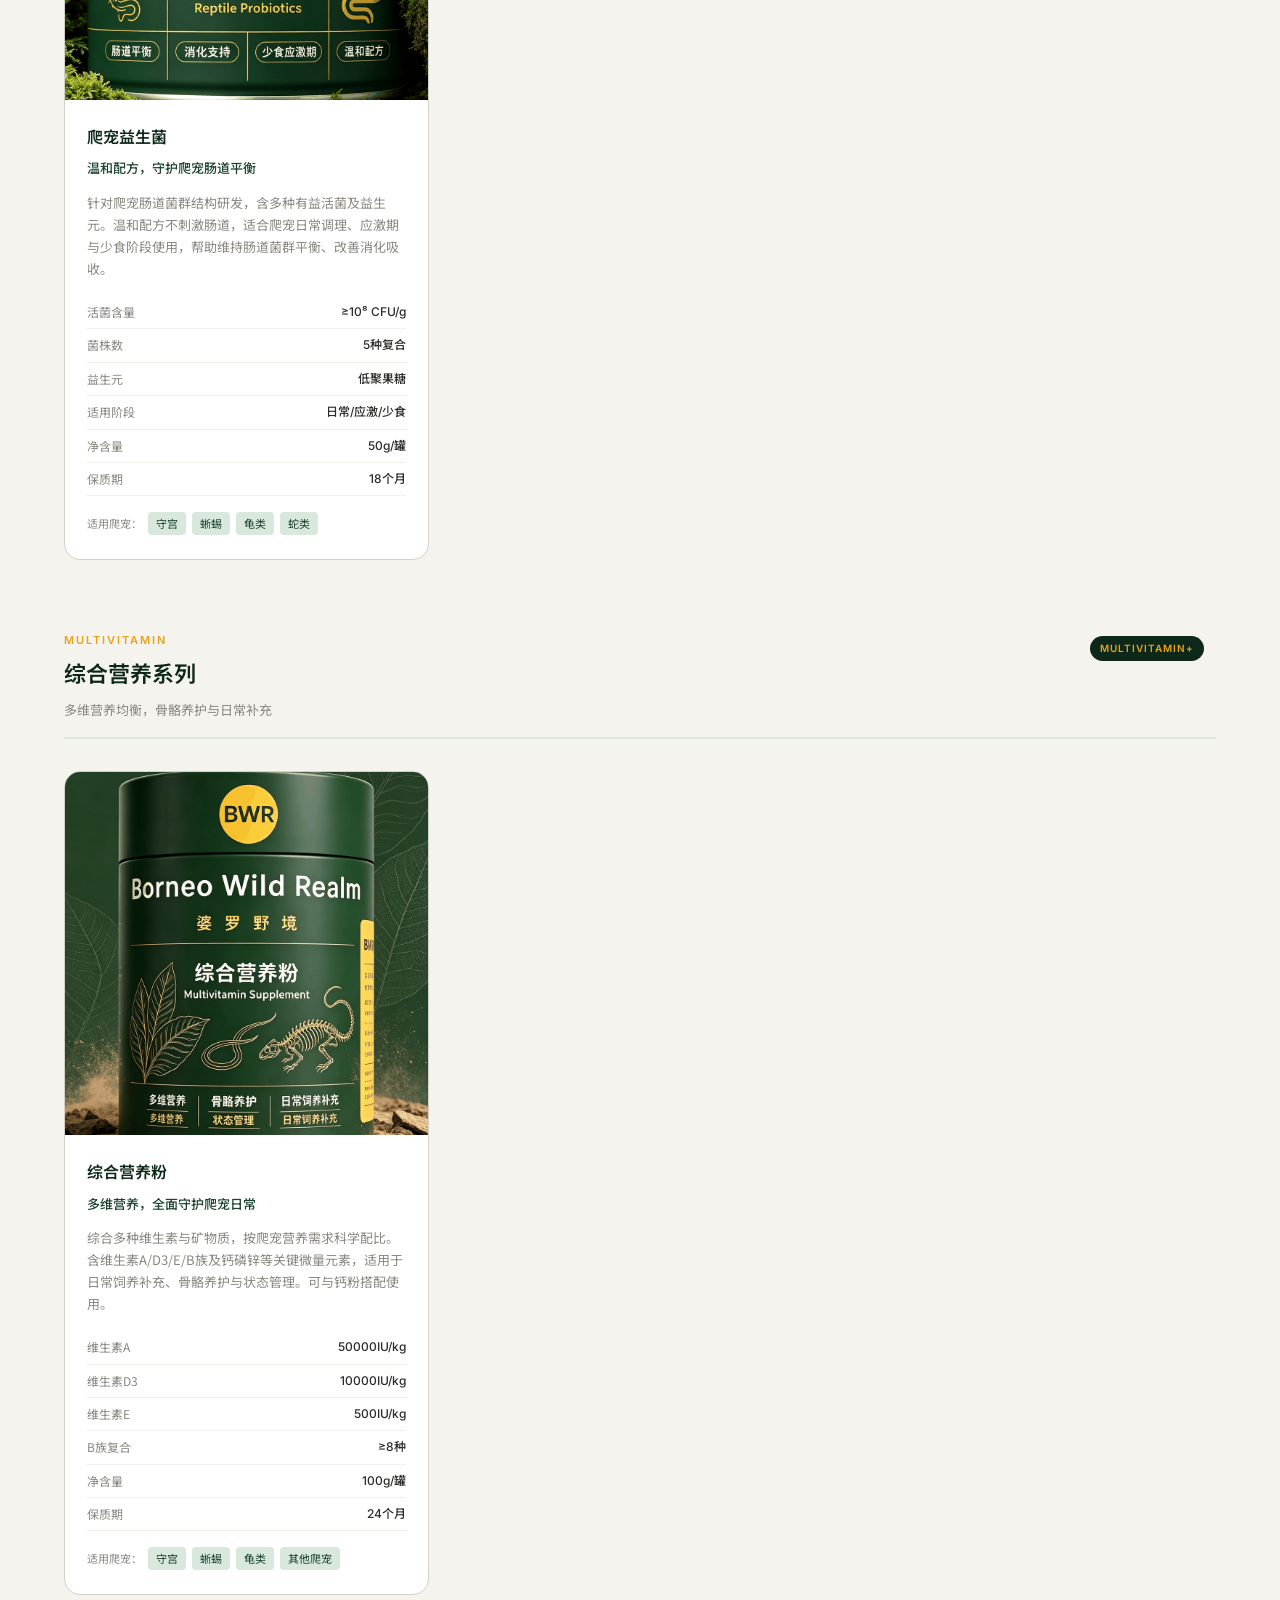
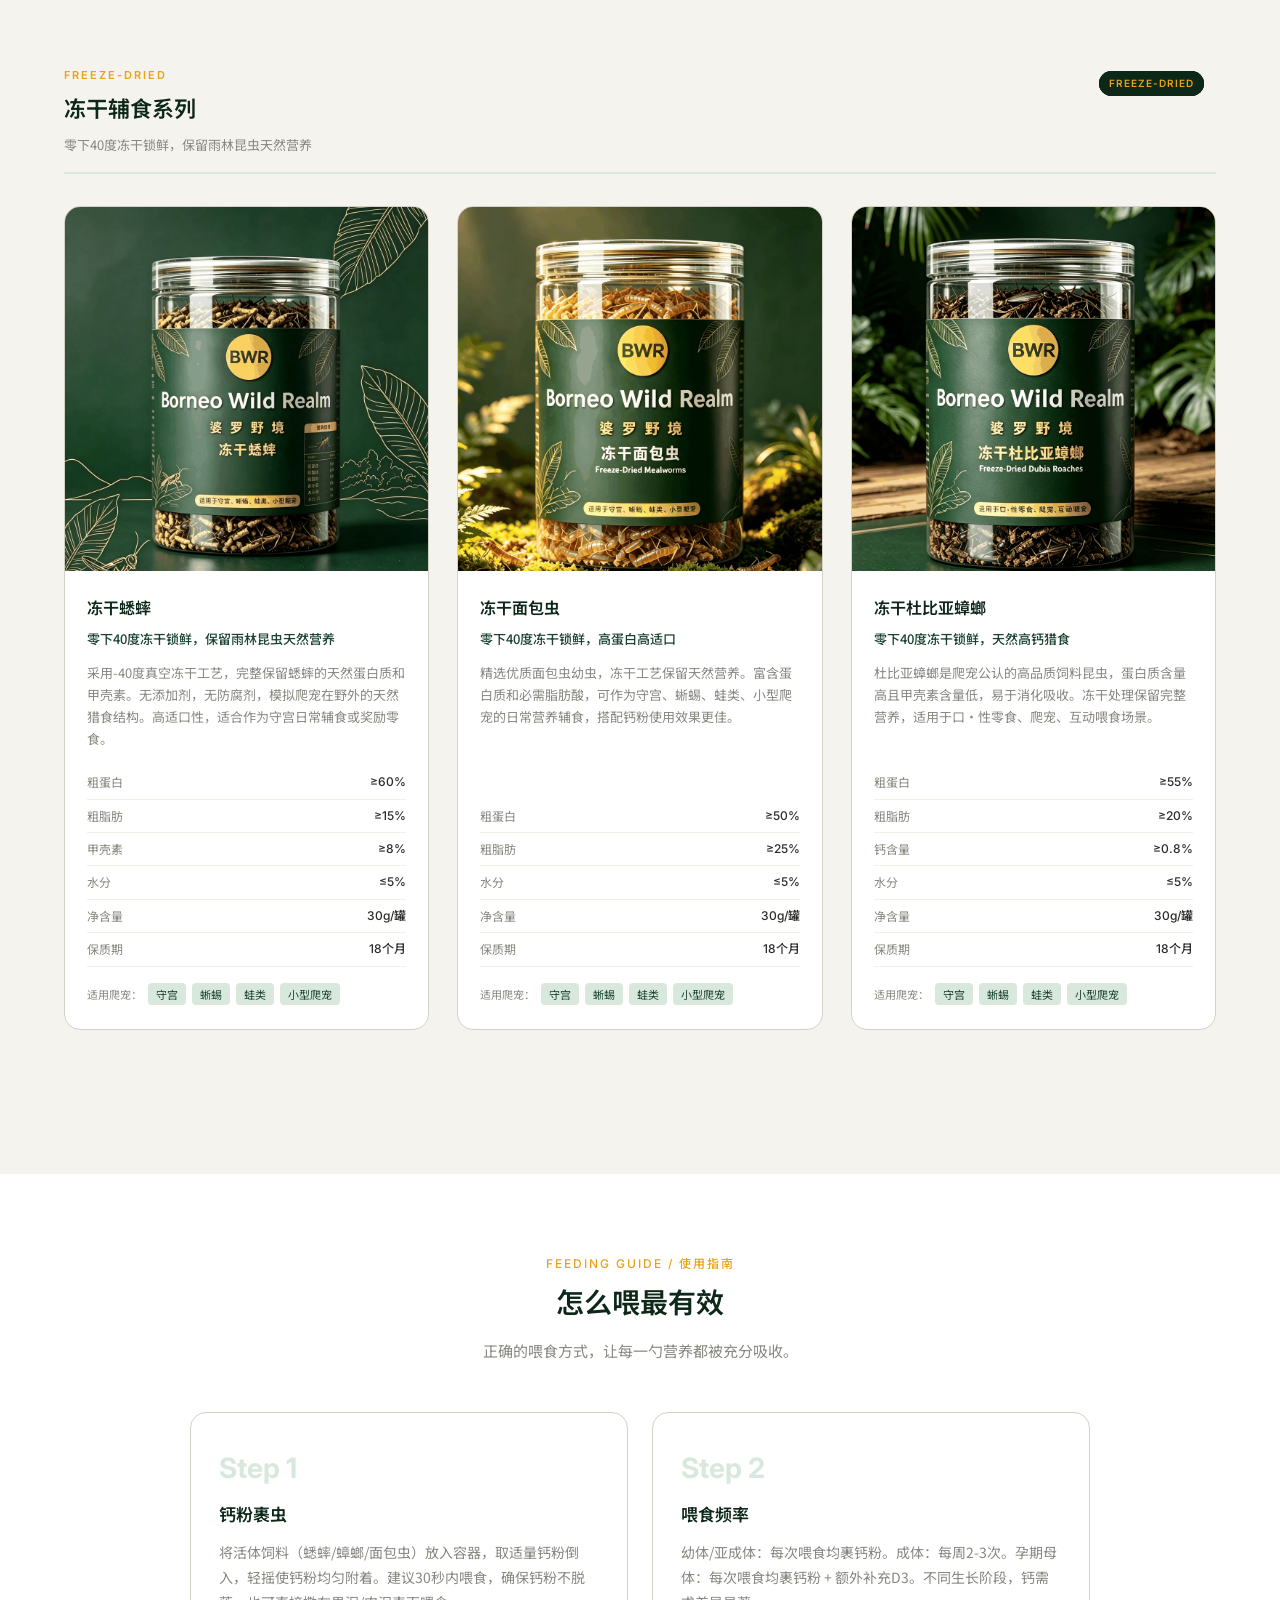
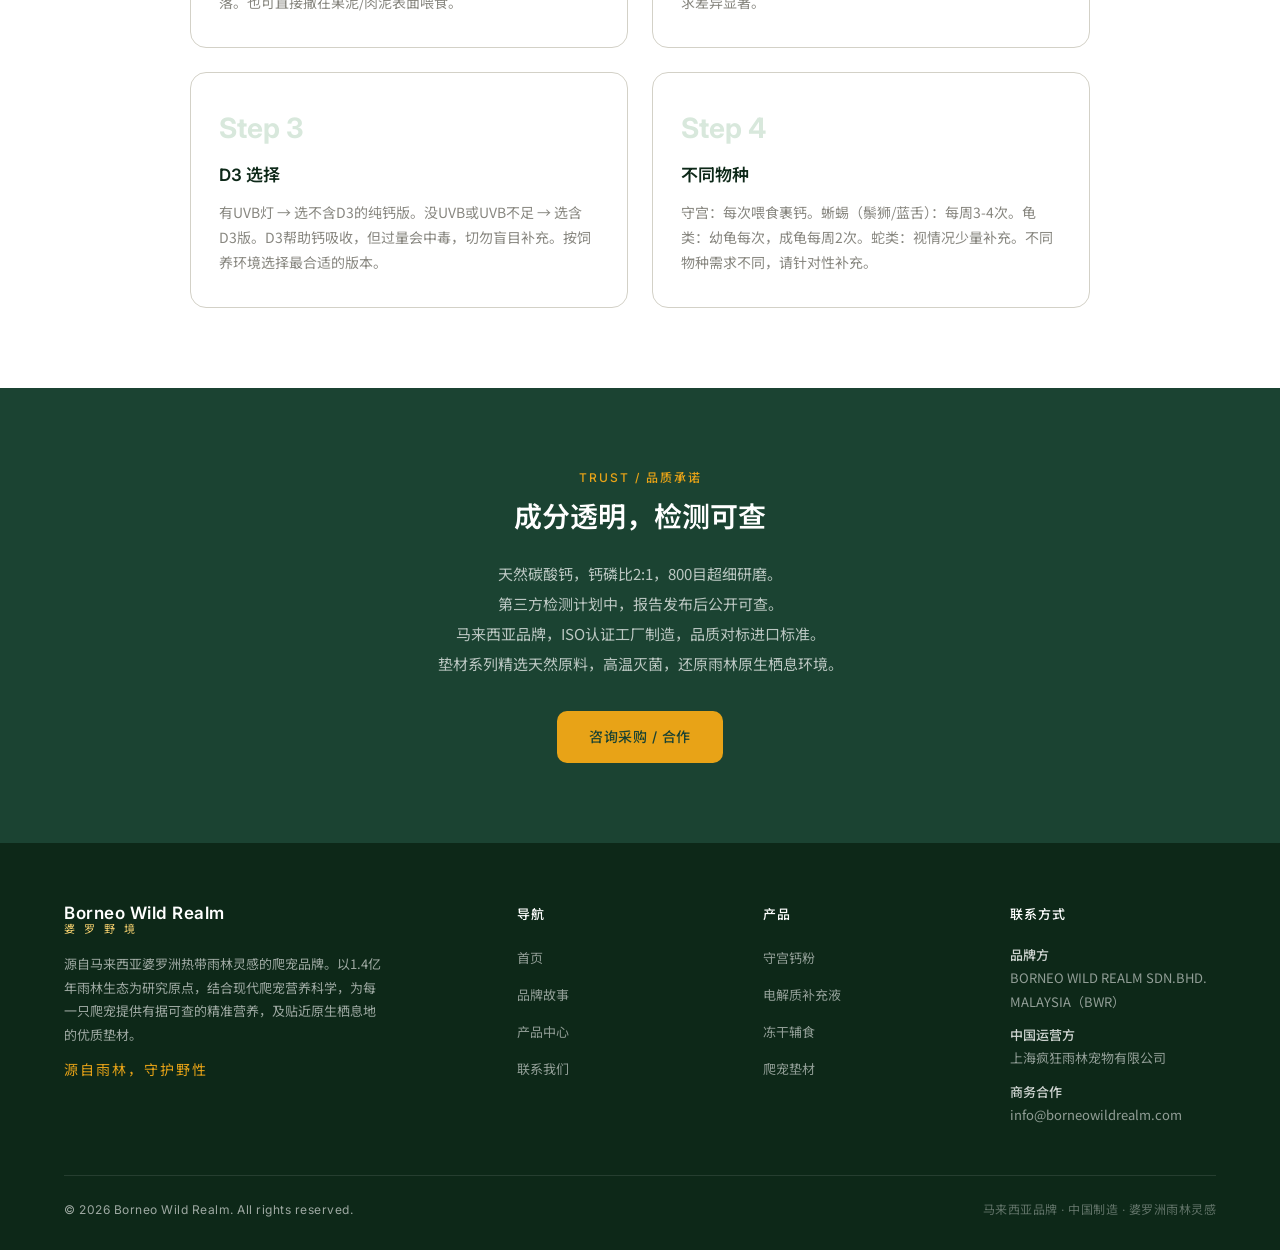
<file: products.html>
<!DOCTYPE html>
<html lang="zh-CN">
<head>
  <meta charset="UTF-8">
  <meta name="viewport" content="width=device-width, initial-scale=1.0">
  <title>产品中心 | Borneo Wild Realm 婆罗野境</title>
  <meta name="description" content="Borneo Wild Realm 产品中心 — 守宫钙粉、电解质补充液、冻干爬宠零食，及森林地表垫材、松树皮垫材、雨林地表垫材、玉米芯垫材等爬宠垫材。雨林配方灵感，科学守护力，为每一只爬宠提供从营养到环境的全方位精准方案。">
  <link rel="icon" href="data:image/svg+xml,<svg xmlns='http://www.w3.org/2000/svg' viewBox='0 0 100 100'><circle cx='50' cy='50' r='50' fill='%23E8A317'/><text x='50' y='62' text-anchor='middle' font-family='Inter,sans-serif' font-size='32' font-weight='700' fill='%231B4332'>BWR</text></svg>">
  <link rel="stylesheet" href="css/style.css">
</head>
<body>

  <!-- ========== 导航栏 ========== -->
  <nav class="navbar">
    <div class="nav-inner">
      <a href="index.html" class="nav-logo">
        <div class="nav-logo-icon">BWR</div>
        <div class="nav-logo-text">
          Borneo Wild Realm
          <div class="cn">婆 罗 野 境</div>
        </div>
      </a>
      <button class="nav-toggle" aria-label="菜单">
        <span></span><span></span><span></span>
      </button>
      <ul class="nav-links">
        <li><a href="index.html">首页</a></li>
        <li><a href="story.html">品牌故事</a></li>
        <li><a href="products.html">产品中心</a></li>
        <li><a href="contact.html">联系我们</a></li>
      </ul>
    </div>
  </nav>

  <!-- ========== 产品页 Hero ========== -->
  <section class="products-hero">
    <div class="container">
      <div class="section-label">PRODUCTS / 产品中心</div>
      <h1>雨林配方，进化答案</h1>
      <p>每一款产品都以婆罗洲野生爬行动物自然栖息地为灵感，基于公开学术文献科学设计。<br>从钙粉到垫材，为你的爬宠提供从营养到环境的全方位雨林级守护。</p>
    </div>
  </section>

  <!-- ========== 产品列表（JS 动态渲染） ========== -->
  <section class="bg-limestone">
    <div class="container">
      <!--
        产品数据在 js/products.js 中定义
        后期修改产品图文只需编辑该文件即可
        添加 imageSvg 字段可替换为自定义 SVG 或图片路径
      -->
      <div id="product-grid">
        <!-- 由 main.js 中的 renderProducts() 动态填充 -->
      </div>
    </div>
  </section>

  <!-- ========== 使用指南 ========== -->
  <section class="bg-white">
    <div class="container">
      <div class="text-center fade-in" style="margin-bottom:48px;">
        <div class="section-label">FEEDING GUIDE / 使用指南</div>
        <h2 class="section-title">怎么喂最有效</h2>
        <p class="section-subtitle" style="margin:0 auto;">
          正确的喂食方式，让每一勺营养都被充分吸收。
        </p>
      </div>

      <div class="philosophy-grid" style="max-width:900px;margin:0 auto;">
        <div class="philosophy-card fade-in">
          <div class="ph-num">Step 1</div>
          <h3>钙粉裹虫</h3>
          <p>将活体饲料（蟋蟀/蟑螂/面包虫）放入容器，取适量钙粉倒入，轻摇使钙粉均匀附着。建议30秒内喂食，确保钙粉不脱落。也可直接撒在果泥/肉泥表面喂食。</p>
        </div>
        <div class="philosophy-card fade-in fade-in-delay-1">
          <div class="ph-num">Step 2</div>
          <h3>喂食频率</h3>
          <p>幼体/亚成体：每次喂食均裹钙粉。成体：每周2-3次。孕期母体：每次喂食均裹钙粉 + 额外补充D3。不同生长阶段，钙需求差异显著。</p>
        </div>
        <div class="philosophy-card fade-in fade-in-delay-2">
          <div class="ph-num">Step 3</div>
          <h3>D3 选择</h3>
          <p>有UVB灯 → 选不含D3的纯钙版。没UVB或UVB不足 → 选含D3版。D3帮助钙吸收，但过量会中毒，切勿盲目补充。按饲养环境选择最合适的版本。</p>
        </div>
        <div class="philosophy-card fade-in fade-in-delay-3">
          <div class="ph-num">Step 4</div>
          <h3>不同物种</h3>
          <p>守宫：每次喂食裹钙。蜥蜴（鬃狮/蓝舌）：每周3-4次。龟类：幼龟每次，成龟每周2次。蛇类：视情况少量补充。不同物种需求不同，请针对性补充。</p>
        </div>
      </div>
    </div>
  </section>

  <!-- ========== 品牌信任 CTA ========== -->
  <section class="bg-rainforest">
    <div class="container-sm text-center fade-in">
      <div class="section-label" style="color:var(--bw-amber);">TRUST / 品质承诺</div>
      <h2 class="section-title" style="margin-bottom:24px;">成分透明，检测可查</h2>
      <p style="font-size:15px;color:rgba(255,255,255,0.7);line-height:2;margin-bottom:32px;">
        天然碳酸钙，钙磷比2:1，800目超细研磨。<br>
        第三方检测计划中，报告发布后公开可查。<br>
        马来西亚品牌，ISO认证工厂制造，品质对标进口标准。<br>
        垫材系列精选天然原料，高温灭菌，还原雨林原生栖息环境。
      </p>
      <a href="contact.html" class="btn btn-primary">咨询采购 / 合作</a>
    </div>
  </section>

  <!-- ========== 页脚 ========== -->
  <footer class="footer">
    <div class="container">
      <div class="footer-grid">
        <div class="footer-brand">
          <div class="nav-logo-text">
            Borneo Wild Realm
            <div class="cn" style="color:var(--bw-amber-light);letter-spacing:3px;font-size:11px;">婆 罗 野 境</div>
          </div>
          <p>源自马来西亚婆罗洲热带雨林灵感的爬宠品牌。以1.4亿年雨林生态为研究原点，结合现代爬宠营养科学，为每一只爬宠提供有据可查的精准营养，及贴近原生栖息地的优质垫材。</p>
          <div class="slogan">源自雨林，守护野性</div>
        </div>
        <div class="footer-col">
          <h4>导航</h4>
          <ul>
            <li><a href="index.html">首页</a></li>
            <li><a href="story.html">品牌故事</a></li>
            <li><a href="products.html">产品中心</a></li>
            <li><a href="contact.html">联系我们</a></li>
          </ul>
        </div>
        <div class="footer-col">
          <h4>产品</h4>
          <ul>
            <li><a href="products.html">守宫钙粉</a></li>
            <li><a href="products.html">电解质补充液</a></li>
            <li><a href="products.html">冻干辅食</a></li>
            <li><a href="products.html">爬宠垫材</a></li>
          </ul>
        </div>
        <div class="footer-col">
          <h4>联系方式</h4>
          <div class="contact-item">
            <strong>品牌方</strong><br>BORNEO WILD REALM SDN.BHD. MALAYSIA（BWR）
          </div>
          <div class="contact-item" style="margin-top:10px;">
            <strong>中国运营方</strong><br>上海疯狂雨林宠物有限公司
          </div>
          <div class="contact-item" style="margin-top:10px;">
            <strong>商务合作</strong><br>info@borneowildrealm.com
          </div>
        </div>
      </div>
      <div class="footer-bottom">
        <span>&copy; 2026 Borneo Wild Realm. All rights reserved.</span>
        <span class="brand-line">马来西亚品牌 · 中国制造 · 婆罗洲雨林灵感</span>
      </div>
    </div>
  </footer>

  <script src="js/products.js"></script>
  <script src="js/main.js"></script>
</body>
</html>
</file>
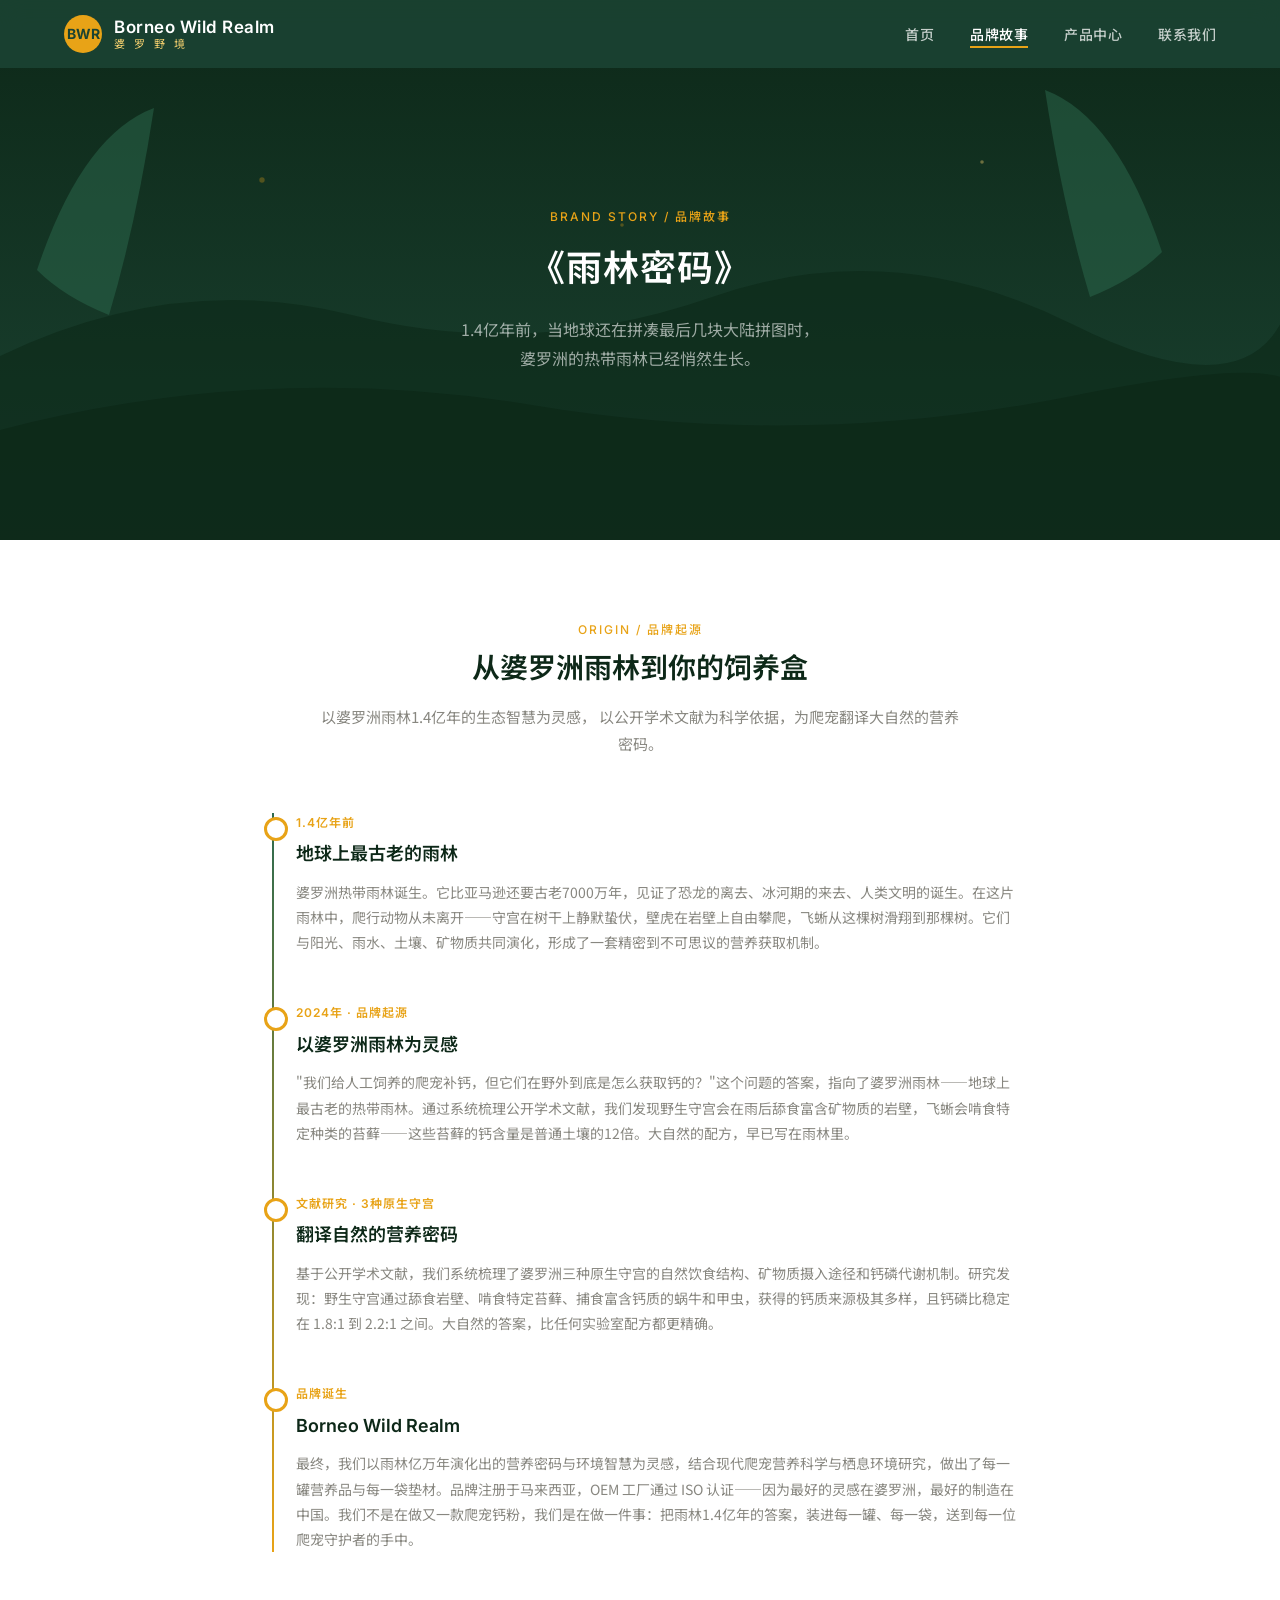
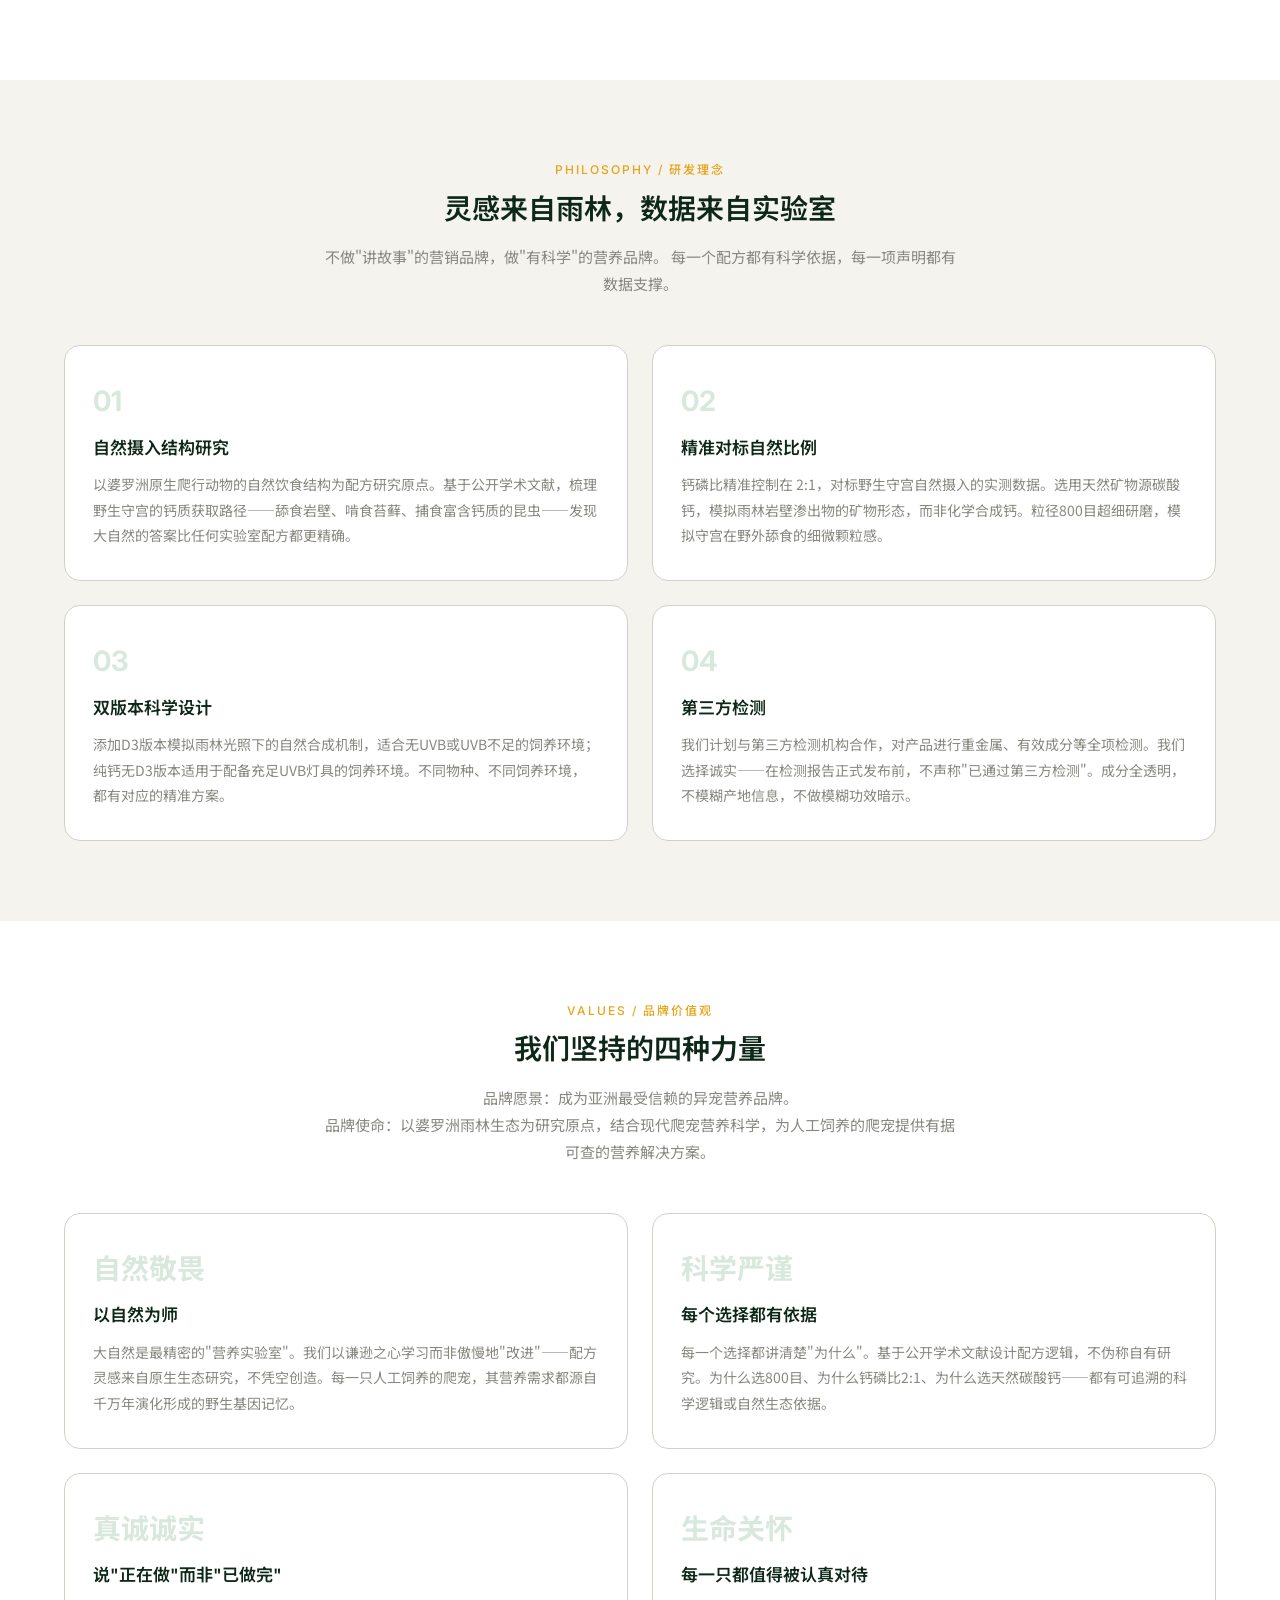
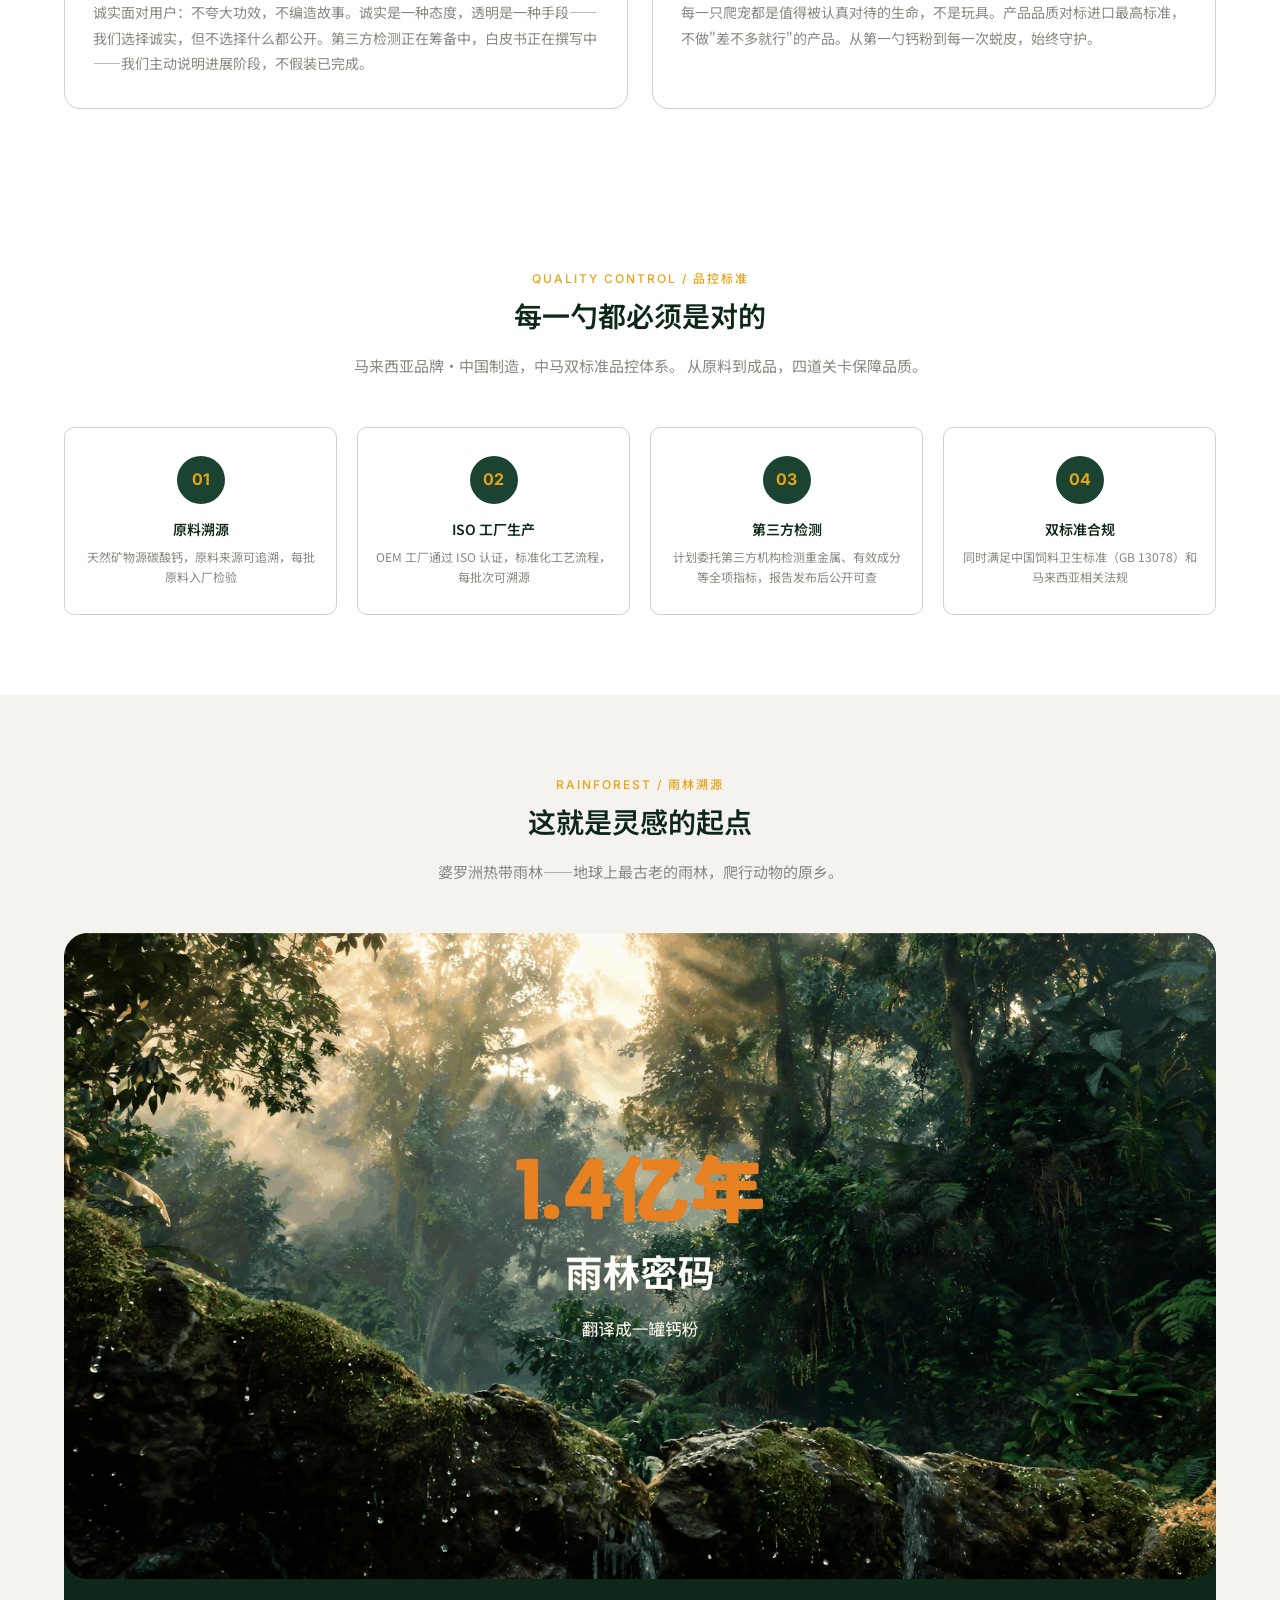
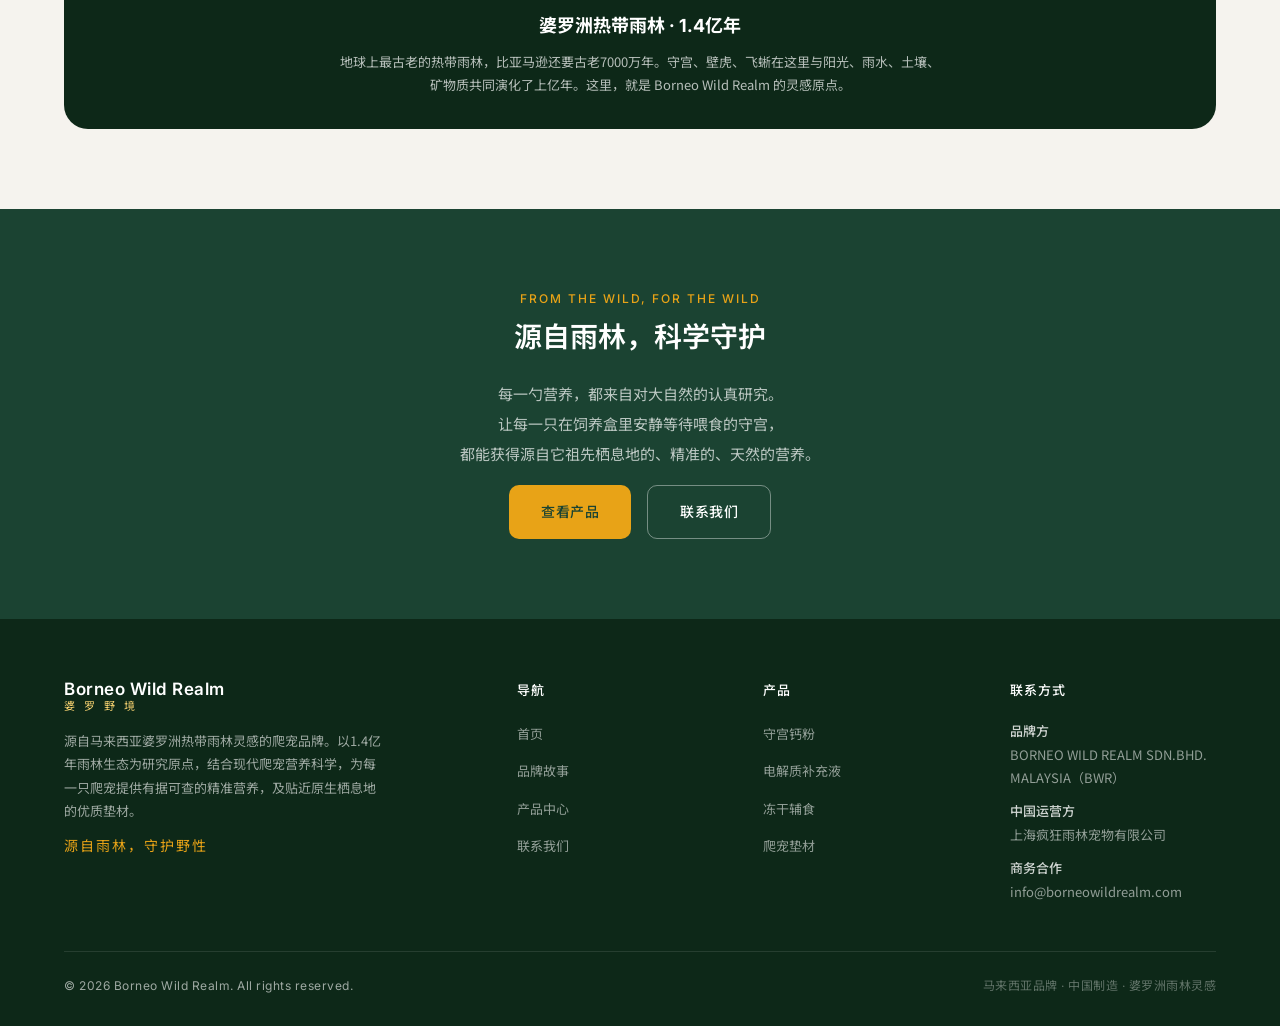
<file: story.html>
<!DOCTYPE html>
<html lang="zh-CN">
<head>
  <meta charset="UTF-8">
  <meta name="viewport" content="width=device-width, initial-scale=1.0">
  <title>品牌故事 | Borneo Wild Realm 婆罗野境</title>
  <meta name="description" content="Borneo Wild Realm 品牌起源 — 源自马来西亚婆罗洲雨林，1.4亿年的自然智慧，翻译成每一罐爬宠营养品与每一袋爬宠垫材。了解我们的研发理念与品控标准。">
  <link rel="icon" href="data:image/svg+xml,<svg xmlns='http://www.w3.org/2000/svg' viewBox='0 0 100 100'><circle cx='50' cy='50' r='50' fill='%23E8A317'/><text x='50' y='62' text-anchor='middle' font-family='Inter,sans-serif' font-size='32' font-weight='700' fill='%231B4332'>BWR</text></svg>">
  <link rel="stylesheet" href="css/style.css">
</head>
<body>

  <!-- ========== 导航栏 ========== -->
  <nav class="navbar">
    <div class="nav-inner">
      <a href="index.html" class="nav-logo">
        <div class="nav-logo-icon">BWR</div>
        <div class="nav-logo-text">
          Borneo Wild Realm
          <div class="cn">婆 罗 野 境</div>
        </div>
      </a>
      <button class="nav-toggle" aria-label="菜单">
        <span></span><span></span><span></span>
      </button>
      <ul class="nav-links">
        <li><a href="index.html">首页</a></li>
        <li><a href="story.html">品牌故事</a></li>
        <li><a href="products.html">产品中心</a></li>
        <li><a href="contact.html">联系我们</a></li>
      </ul>
    </div>
  </nav>

  <!-- ========== 故事页 Hero ========== -->
  <section class="story-hero">
    <div class="hero-bg">
      <svg viewBox="0 0 1440 600" preserveAspectRatio="xMidYMid slice" xmlns="http://www.w3.org/2000/svg">
        <defs>
          <linearGradient id="storyBg" x1="0" y1="0" x2="0" y2="1">
            <stop offset="0%" stop-color="#0D2818"/>
            <stop offset="100%" stop-color="#1B4332"/>
          </linearGradient>
        </defs>
        <rect width="1440" height="600" fill="url(#storyBg)"/>
        <!-- 雨林剪影 -->
        <path d="M0,400 Q200,300 400,350 T800,330 T1200,360 T1440,340 L1440,600 L0,600 Z" fill="#0D2818" opacity="0.6"/>
        <path d="M0,480 Q300,400 600,450 T1200,440 T1440,460 L1440,600 L0,600 Z" fill="#0D2818" opacity="0.8"/>
        <!-- 大叶植物 -->
        <g opacity="0.5">
          <path d="M50,300 Q100,150 180,120 Q160,250 130,350 Q80,330 50,300 Z" fill="#2D6A4F"/>
          <path d="M1300,280 Q1250,130 1170,100 Q1190,230 1220,330 Q1270,310 1300,280 Z" fill="#2D6A4F"/>
        </g>
        <!-- 光斑 -->
        <circle cx="300" cy="200" r="3" fill="#E8A317" opacity="0.3"/>
        <circle cx="1100" cy="180" r="2" fill="#F4D06F" opacity="0.4"/>
        <circle cx="700" cy="250" r="2" fill="#E8A317" opacity="0.3"/>
      </svg>
    </div>
    <div class="story-hero-content">
      <div class="section-label" style="color:var(--bw-amber);">BRAND STORY / 品牌故事</div>
      <h1>《雨林密码》</h1>
      <p class="subtitle">
        1.4亿年前，当地球还在拼凑最后几块大陆拼图时，<br>
        婆罗洲的热带雨林已经悄然生长。
      </p>
    </div>
  </section>

  <!-- ========== 品牌起源 — 时间线 ========== -->
  <section class="bg-white">
    <div class="container-sm">
      <div class="text-center fade-in" style="margin-bottom:56px;">
        <div class="section-label">ORIGIN / 品牌起源</div>
        <h2 class="section-title">从婆罗洲雨林到你的饲养盒</h2>
        <p class="section-subtitle" style="margin:0 auto;">
          以婆罗洲雨林1.4亿年的生态智慧为灵感，
          以公开学术文献为科学依据，为爬宠翻译大自然的营养密码。
        </p>
      </div>

      <div class="story-timeline">
        <div class="timeline-item fade-in">
          <div class="timeline-date">1.4亿年前</div>
          <h3>地球上最古老的雨林</h3>
          <p>婆罗洲热带雨林诞生。它比亚马逊还要古老7000万年，见证了恐龙的离去、冰河期的来去、人类文明的诞生。在这片雨林中，爬行动物从未离开——守宫在树干上静默蛰伏，壁虎在岩壁上自由攀爬，飞蜥从这棵树滑翔到那棵树。它们与阳光、雨水、土壤、矿物质共同演化，形成了一套精密到不可思议的营养获取机制。</p>
        </div>

        <div class="timeline-item fade-in">
          <div class="timeline-date">2024年 · 品牌起源</div>
          <h3>以婆罗洲雨林为灵感</h3>
          <p>"我们给人工饲养的爬宠补钙，但它们在野外到底是怎么获取钙的？"这个问题的答案，指向了婆罗洲雨林——地球上最古老的热带雨林。通过系统梳理公开学术文献，我们发现野生守宫会在雨后舔食富含矿物质的岩壁，飞蜥会啃食特定种类的苔藓——这些苔藓的钙含量是普通土壤的12倍。大自然的配方，早已写在雨林里。</p>
        </div>

        <div class="timeline-item fade-in">
          <div class="timeline-date">文献研究 · 3种原生守宫</div>
          <h3>翻译自然的营养密码</h3>
          <p>基于公开学术文献，我们系统梳理了婆罗洲三种原生守宫的自然饮食结构、矿物质摄入途径和钙磷代谢机制。研究发现：野生守宫通过舔食岩壁、啃食特定苔藓、捕食富含钙质的蜗牛和甲虫，获得的钙质来源极其多样，且钙磷比稳定在 1.8:1 到 2.2:1 之间。大自然的答案，比任何实验室配方都更精确。</p>
        </div>

        <div class="timeline-item fade-in">
          <div class="timeline-date">品牌诞生</div>
          <h3>Borneo Wild Realm</h3>
          <p>最终，我们以雨林亿万年演化出的营养密码与环境智慧为灵感，结合现代爬宠营养科学与栖息环境研究，做出了每一罐营养品与每一袋垫材。品牌注册于马来西亚，OEM 工厂通过 ISO 认证——因为最好的灵感在婆罗洲，最好的制造在中国。我们不是在做又一款爬宠钙粉，我们是在做一件事：把雨林1.4亿年的答案，装进每一罐、每一袋，送到每一位爬宠守护者的手中。</p>
        </div>
      </div>
    </div>
  </section>

  <!-- ========== 研发理念 ========== -->
  <section class="bg-limestone">
    <div class="container">
      <div class="text-center fade-in" style="margin-bottom:48px;">
        <div class="section-label">PHILOSOPHY / 研发理念</div>
        <h2 class="section-title">灵感来自雨林，数据来自实验室</h2>
        <p class="section-subtitle" style="margin:0 auto;">
          不做"讲故事"的营销品牌，做"有科学"的营养品牌。
          每一个配方都有科学依据，每一项声明都有数据支撑。
        </p>
      </div>

      <div class="philosophy-grid">
        <div class="philosophy-card fade-in">
          <div class="ph-num">01</div>
          <h3>自然摄入结构研究</h3>
          <p>以婆罗洲原生爬行动物的自然饮食结构为配方研究原点。基于公开学术文献，梳理野生守宫的钙质获取路径——舔食岩壁、啃食苔藓、捕食富含钙质的昆虫——发现大自然的答案比任何实验室配方都更精确。</p>
        </div>
        <div class="philosophy-card fade-in fade-in-delay-1">
          <div class="ph-num">02</div>
          <h3>精准对标自然比例</h3>
          <p>钙磷比精准控制在 2:1，对标野生守宫自然摄入的实测数据。选用天然矿物源碳酸钙，模拟雨林岩壁渗出物的矿物形态，而非化学合成钙。粒径800目超细研磨，模拟守宫在野外舔食的细微颗粒感。</p>
        </div>
        <div class="philosophy-card fade-in fade-in-delay-2">
          <div class="ph-num">03</div>
          <h3>双版本科学设计</h3>
          <p>添加D3版本模拟雨林光照下的自然合成机制，适合无UVB或UVB不足的饲养环境；纯钙无D3版本适用于配备充足UVB灯具的饲养环境。不同物种、不同饲养环境，都有对应的精准方案。</p>
        </div>
        <div class="philosophy-card fade-in fade-in-delay-3">
          <div class="ph-num">04</div>
          <h3>第三方检测</h3>
          <p>我们计划与第三方检测机构合作，对产品进行重金属、有效成分等全项检测。我们选择诚实——在检测报告正式发布前，不声称"已通过第三方检测"。成分全透明，不模糊产地信息，不做模糊功效暗示。</p>
        </div>
      </div>
    </div>
  </section>

  <!-- ========== 品牌价值观 ========== -->
  <section class="bg-white">
    <div class="container">
      <div class="text-center fade-in" style="margin-bottom:48px;">
        <div class="section-label">VALUES / 品牌价值观</div>
        <h2 class="section-title">我们坚持的四种力量</h2>
        <p class="section-subtitle" style="margin:0 auto;">
          品牌愿景：成为亚洲最受信赖的异宠营养品牌。<br>
          品牌使命：以婆罗洲雨林生态为研究原点，结合现代爬宠营养科学，为人工饲养的爬宠提供有据可查的营养解决方案。
        </p>
      </div>

      <div class="philosophy-grid">
        <div class="philosophy-card fade-in">
          <div class="ph-num">自然敬畏</div>
          <h3>以自然为师</h3>
          <p>大自然是最精密的"营养实验室"。我们以谦逊之心学习而非傲慢地"改进"——配方灵感来自原生生态研究，不凭空创造。每一只人工饲养的爬宠，其营养需求都源自千万年演化形成的野生基因记忆。</p>
        </div>
        <div class="philosophy-card fade-in fade-in-delay-1">
          <div class="ph-num">科学严谨</div>
          <h3>每个选择都有依据</h3>
          <p>每一个选择都讲清楚"为什么"。基于公开学术文献设计配方逻辑，不伪称自有研究。为什么选800目、为什么钙磷比2:1、为什么选天然碳酸钙——都有可追溯的科学逻辑或自然生态依据。</p>
        </div>
        <div class="philosophy-card fade-in fade-in-delay-2">
          <div class="ph-num">真诚诚实</div>
          <h3>说"正在做"而非"已做完"</h3>
          <p>诚实面对用户：不夸大功效，不编造故事。诚实是一种态度，透明是一种手段——我们选择诚实，但不选择什么都公开。第三方检测正在筹备中，白皮书正在撰写中——我们主动说明进展阶段，不假装已完成。</p>
        </div>
        <div class="philosophy-card fade-in fade-in-delay-3">
          <div class="ph-num">生命关怀</div>
          <h3>每一只都值得被认真对待</h3>
          <p>每一只爬宠都是值得被认真对待的生命，不是玩具。产品品质对标进口最高标准，不做"差不多就行"的产品。从第一勺钙粉到每一次蜕皮，始终守护。</p>
        </div>
      </div>
    </div>
  </section>

  <!-- ========== 品控标准 ========== -->
  <section class="bg-white">
    <div class="container">
      <div class="text-center fade-in" style="margin-bottom:48px;">
        <div class="section-label">QUALITY CONTROL / 品控标准</div>
        <h2 class="section-title">每一勺都必须是对的</h2>
        <p class="section-subtitle" style="margin:0 auto;">
          马来西亚品牌·中国制造，中马双标准品控体系。
          从原料到成品，四道关卡保障品质。
        </p>
      </div>

      <div class="qc-grid">
        <div class="qc-card fade-in">
          <div class="qc-icon">01</div>
          <h4>原料溯源</h4>
          <p>天然矿物源碳酸钙，原料来源可追溯，每批原料入厂检验</p>
        </div>
        <div class="qc-card fade-in fade-in-delay-1">
          <div class="qc-icon">02</div>
          <h4>ISO 工厂生产</h4>
          <p>OEM 工厂通过 ISO 认证，标准化工艺流程，每批次可溯源</p>
        </div>
        <div class="qc-card fade-in fade-in-delay-2">
          <div class="qc-icon">03</div>
          <h4>第三方检测</h4>
          <p>计划委托第三方机构检测重金属、有效成分等全项指标，报告发布后公开可查</p>
        </div>
        <div class="qc-card fade-in fade-in-delay-3">
          <div class="qc-icon">04</div>
          <h4>双标准合规</h4>
          <p>同时满足中国饲料卫生标准（GB 13078）和马来西亚相关法规</p>
        </div>
      </div>
    </div>
  </section>

  <!-- ========== 雨林插画板块 ========== -->
  <section class="bg-limestone">
    <div class="container">
      <div class="text-center fade-in" style="margin-bottom:48px;">
        <div class="section-label">RAINFOREST / 雨林溯源</div>
        <h2 class="section-title">这就是灵感的起点</h2>
        <p class="section-subtitle" style="margin:0 auto;">
          婆罗洲热带雨林——地球上最古老的雨林，爬行动物的原乡。
        </p>
      </div>

      <div class="rainforest-illustration fade-in">
        <!-- 雨林全景图 -->
        <img src="images/story-hero.png?v=2" alt="婆罗洲热带雨林" loading="lazy">
        <div class="rainforest-caption">
          <h3>婆罗洲热带雨林 · 1.4亿年</h3>
          <p>地球上最古老的热带雨林，比亚马逊还要古老7000万年。守宫、壁虎、飞蜥在这里与阳光、雨水、土壤、矿物质共同演化了上亿年。这里，就是 Borneo Wild Realm 的灵感原点。</p>
        </div>
      </div>
    </div>
  </section>

  <!-- ========== 品牌宣言 CTA ========== -->
  <section class="bg-rainforest">
    <div class="container-sm text-center fade-in">
      <div class="section-label" style="color:var(--bw-amber);">FROM THE WILD, FOR THE WILD</div>
      <h2 class="section-title" style="margin-bottom:24px;">源自雨林，科学守护</h2>
      <p style="font-size:15px;color:rgba(255,255,255,0.7);line-height:2;margin-bottom:16px;">
        每一勺营养，都来自对大自然的认真研究。<br>
        让每一只在饲养盒里安静等待喂食的守宫，<br>
        都能获得源自它祖先栖息地的、精准的、天然的营养。
      </p>
      <div style="display:flex;gap:16px;justify-content:center;flex-wrap:wrap;">
        <a href="products.html" class="btn btn-primary">查看产品</a>
        <a href="contact.html" class="btn btn-outline">联系我们</a>
      </div>
    </div>
  </section>

  <!-- ========== 页脚 ========== -->
  <footer class="footer">
    <div class="container">
      <div class="footer-grid">
        <div class="footer-brand">
          <div class="nav-logo-text">
            Borneo Wild Realm
            <div class="cn" style="color:var(--bw-amber-light);letter-spacing:3px;font-size:11px;">婆 罗 野 境</div>
          </div>
          <p>源自马来西亚婆罗洲热带雨林灵感的爬宠品牌。以1.4亿年雨林生态为研究原点，结合现代爬宠营养科学，为每一只爬宠提供有据可查的精准营养，及贴近原生栖息地的优质垫材。</p>
          <div class="slogan">源自雨林，守护野性</div>
        </div>
        <div class="footer-col">
          <h4>导航</h4>
          <ul>
            <li><a href="index.html">首页</a></li>
            <li><a href="story.html">品牌故事</a></li>
            <li><a href="products.html">产品中心</a></li>
            <li><a href="contact.html">联系我们</a></li>
          </ul>
        </div>
        <div class="footer-col">
          <h4>产品</h4>
          <ul>
            <li><a href="products.html">守宫钙粉</a></li>
            <li><a href="products.html">电解质补充液</a></li>
            <li><a href="products.html">冻干辅食</a></li>
            <li><a href="products.html">爬宠垫材</a></li>
          </ul>
        </div>
        <div class="footer-col">
          <h4>联系方式</h4>
          <div class="contact-item">
            <strong>品牌方</strong><br>BORNEO WILD REALM SDN.BHD. MALAYSIA（BWR）
          </div>
          <div class="contact-item" style="margin-top:10px;">
            <strong>中国运营方</strong><br>上海疯狂雨林宠物有限公司
          </div>
          <div class="contact-item" style="margin-top:10px;">
            <strong>商务合作</strong><br>info@borneowildrealm.com
          </div>
        </div>
      </div>
      <div class="footer-bottom">
        <span>&copy; 2026 Borneo Wild Realm. All rights reserved.</span>
        <span class="brand-line">马来西亚品牌 · 中国制造 · 婆罗洲雨林灵感</span>
      </div>
    </div>
  </footer>

  <script src="js/products.js"></script>
  <script src="js/main.js"></script>
</body>
</html>
</file>
<file: css/style.css>
/* ============================================
   Borneo Wild Realm | 婆罗野境
   品牌官网共享样式
   ============================================ */

/* ---------- 字体 ---------- */
@import url('https://fonts.googleapis.com/css2?family=Inter:wght@400;500;600;700&family=Noto+Sans+SC:wght@400;500;700&display=swap');

/* ---------- 设计变量 ---------- */
:root {
  /* 品牌色彩系统 */
  --bw-rainforest: #1B4332;
  --bw-rainforest-light: #2D6A4F;
  --bw-rainforest-pale: #D8E8DC;
  --bw-jungle-dark: #0D2818;
  --bw-amber: #E8A317;
  --bw-amber-light: #F4D06F;
  --bw-amber-pale: #FCF3D5;
  --bw-earth: #D4A373;
  --bw-earth-light: #E8C9A0;
  --bw-limestone: #F5F3EE;
  --bw-charcoal: #2C2C2A;
  --bw-gray-500: #888780;
  --bw-gray-300: #D3D1C7;
  --bw-gray-100: #F1EFE8;
  --bw-white: #FFFFFF;

  /* 字体 */
  --bw-font-primary: 'Inter', 'Noto Sans SC', system-ui, sans-serif;
  --bw-font-body: 'Noto Sans SC', 'Inter', system-ui, sans-serif;

  /* 圆角 */
  --bw-radius-sm: 6px;
  --bw-radius-md: 10px;
  --bw-radius-lg: 16px;
  --bw-radius-xl: 24px;

  /* 阴影 */
  --bw-shadow-sm: 0 1px 3px rgba(13, 40, 24, 0.08);
  --bw-shadow-md: 0 4px 16px rgba(13, 40, 24, 0.1);
  --bw-shadow-lg: 0 12px 40px rgba(13, 40, 24, 0.15);

  /* 过渡 */
  --bw-transition: 0.35s cubic-bezier(0.4, 0, 0.2, 1);

  /* 容器宽度 */
  --bw-container: 1200px;
}

/* ---------- 基础重置 ---------- */
* {
  margin: 0;
  padding: 0;
  box-sizing: border-box;
}

html {
  scroll-behavior: smooth;
  -webkit-text-size-adjust: 100%;
}

body {
  font-family: var(--bw-font-body);
  background: var(--bw-limestone);
  color: var(--bw-charcoal);
  line-height: 1.7;
  -webkit-font-smoothing: antialiased;
  -moz-osx-font-smoothing: grayscale;
  overflow-x: hidden;
}

img {
  max-width: 100%;
  height: auto;
  display: block;
}

a {
  color: inherit;
  text-decoration: none;
  transition: color var(--bw-transition);
}

ul {
  list-style: none;
}

/* ---------- 容器 ---------- */
.container {
  max-width: var(--bw-container);
  margin: 0 auto;
  padding: 0 24px;
}

.container-sm {
  max-width: 800px;
  margin: 0 auto;
  padding: 0 24px;
}

/* ============================================
   导航栏
   ============================================ */
.navbar {
  position: fixed;
  top: 0;
  left: 0;
  width: 100%;
  z-index: 1000;
  background: rgba(27, 67, 50, 0.92);
  backdrop-filter: blur(12px);
  -webkit-backdrop-filter: blur(12px);
  transition: background var(--bw-transition), box-shadow var(--bw-transition);
}

.navbar.scrolled {
  background: rgba(13, 40, 24, 0.96);
  box-shadow: 0 2px 20px rgba(0, 0, 0, 0.15);
}

.nav-inner {
  max-width: var(--bw-container);
  margin: 0 auto;
  padding: 0 24px;
  height: 68px;
  display: flex;
  align-items: center;
  justify-content: space-between;
}

.nav-logo {
  display: flex;
  align-items: center;
  gap: 12px;
}

.nav-logo-icon {
  width: 38px;
  height: 38px;
  border-radius: 50%;
  background: var(--bw-amber);
  display: flex;
  align-items: center;
  justify-content: center;
  font-family: var(--bw-font-primary);
  font-weight: 700;
  font-size: 14px;
  color: var(--bw-rainforest);
  flex-shrink: 0;
}

.nav-logo-text {
  font-family: var(--bw-font-primary);
  font-size: 17px;
  font-weight: 600;
  color: var(--bw-white);
  letter-spacing: 0.5px;
  line-height: 1.2;
}

.nav-logo-text .cn {
  font-size: 11px;
  color: var(--bw-amber-light);
  letter-spacing: 3px;
  font-weight: 400;
}

.nav-links {
  display: flex;
  align-items: center;
  gap: 36px;
}

.nav-links a {
  font-size: 14px;
  color: rgba(255, 255, 255, 0.75);
  font-weight: 500;
  letter-spacing: 0.5px;
  position: relative;
  padding: 4px 0;
}

.nav-links a::after {
  content: '';
  position: absolute;
  bottom: 0;
  left: 0;
  width: 0;
  height: 2px;
  background: var(--bw-amber);
  transition: width var(--bw-transition);
}

.nav-links a:hover,
.nav-links a.active {
  color: var(--bw-white);
}

.nav-links a:hover::after,
.nav-links a.active::after {
  width: 100%;
}

/* 移动端汉堡菜单 */
.nav-toggle {
  display: none;
  flex-direction: column;
  gap: 5px;
  cursor: pointer;
  padding: 8px;
  background: none;
  border: none;
}

.nav-toggle span {
  width: 24px;
  height: 2px;
  background: var(--bw-white);
  border-radius: 2px;
  transition: all var(--bw-transition);
}

.nav-toggle.active span:nth-child(1) {
  transform: translateY(7px) rotate(45deg);
}

.nav-toggle.active span:nth-child(2) {
  opacity: 0;
}

.nav-toggle.active span:nth-child(3) {
  transform: translateY(-7px) rotate(-45deg);
}

/* ============================================
   通用区块
   ============================================ */
section {
  padding: 80px 0;
}

.section-label {
  font-family: var(--bw-font-primary);
  font-size: 12px;
  font-weight: 500;
  text-transform: uppercase;
  letter-spacing: 2px;
  color: var(--bw-amber);
  margin-bottom: 10px;
}

.section-title {
  font-family: var(--bw-font-primary);
  font-size: 28px;
  font-weight: 600;
  color: var(--bw-jungle-dark);
  margin-bottom: 16px;
  line-height: 1.3;
}

.section-subtitle {
  font-size: 15px;
  color: var(--bw-gray-500);
  max-width: 640px;
  margin-bottom: 48px;
  line-height: 1.8;
}

.bg-white { background: var(--bw-white); }
.bg-limestone { background: var(--bw-limestone); }
.bg-rainforest { background: var(--bw-rainforest); color: var(--bw-white); }
.bg-rainforest .section-title { color: var(--bw-white); }
.bg-rainforest .section-subtitle { color: rgba(255, 255, 255, 0.7); }

.text-center { text-align: center; }

/* ============================================
   按钮
   ============================================ */
.btn {
  display: inline-flex;
  align-items: center;
  justify-content: center;
  gap: 8px;
  padding: 14px 32px;
  font-family: var(--bw-font-primary);
  font-size: 14px;
  font-weight: 500;
  letter-spacing: 0.5px;
  border-radius: var(--bw-radius-md);
  border: none;
  cursor: pointer;
  transition: all var(--bw-transition);
  text-decoration: none;
}

.btn-primary {
  background: var(--bw-amber);
  color: var(--bw-rainforest);
}

.btn-primary:hover {
  background: var(--bw-amber-light);
  transform: translateY(-2px);
  box-shadow: 0 6px 20px rgba(232, 163, 23, 0.35);
}

.btn-outline {
  background: transparent;
  color: var(--bw-white);
  border: 1.5px solid rgba(255, 255, 255, 0.4);
}

.btn-outline:hover {
  border-color: var(--bw-amber);
  color: var(--bw-amber);
}

.btn-dark {
  background: var(--bw-rainforest);
  color: var(--bw-white);
}

.btn-dark:hover {
  background: var(--bw-jungle-dark);
  transform: translateY(-2px);
  box-shadow: var(--bw-shadow-md);
}

/* ============================================
   滚动淡入动画
   ============================================ */
.fade-in {
  opacity: 0;
  transform: translateY(40px);
  transition: opacity 0.7s ease, transform 0.7s ease;
}

.fade-in.visible {
  opacity: 1;
  transform: translateY(0);
}

.fade-in-delay-1 {
  transition-delay: 0.1s;
}
.fade-in-delay-2 {
  transition-delay: 0.2s;
}
.fade-in-delay-3 {
  transition-delay: 0.3s;
}
.fade-in-delay-4 {
  transition-delay: 0.4s;
}

/* ============================================
   页脚
   ============================================ */
.footer {
  background: var(--bw-jungle-dark);
  color: rgba(255, 255, 255, 0.6);
  padding: 60px 0 30px;
}

.footer-grid {
  display: grid;
  grid-template-columns: 2fr 1fr 1fr 1fr;
  gap: 40px;
  margin-bottom: 48px;
}

.footer-brand .nav-logo-text {
  color: var(--bw-white);
  margin-bottom: 16px;
}

.footer-brand p {
  font-size: 13px;
  line-height: 1.8;
  max-width: 320px;
}

.footer-brand .slogan {
  font-family: var(--bw-font-primary);
  font-size: 14px;
  color: var(--bw-amber);
  letter-spacing: 2px;
  margin-top: 12px;
}

.footer-col h4 {
  font-family: var(--bw-font-primary);
  font-size: 13px;
  font-weight: 500;
  color: var(--bw-white);
  letter-spacing: 1px;
  margin-bottom: 18px;
  text-transform: uppercase;
}

.footer-col li {
  margin-bottom: 10px;
}

.footer-col a {
  font-size: 13px;
  color: rgba(255, 255, 255, 0.55);
}

.footer-col a:hover {
  color: var(--bw-amber);
}

.footer-col .contact-item {
  font-size: 13px;
  color: rgba(255, 255, 255, 0.55);
  line-height: 1.8;
}

.footer-col .contact-item strong {
  color: rgba(255, 255, 255, 0.8);
  font-weight: 500;
}

.footer-bottom {
  border-top: 1px solid rgba(255, 255, 255, 0.1);
  padding-top: 24px;
  display: flex;
  justify-content: space-between;
  align-items: center;
  font-size: 12px;
  font-family: var(--bw-font-primary);
  letter-spacing: 0.5px;
}

.footer-bottom .brand-line {
  color: rgba(255, 255, 255, 0.35);
}

/* ============================================
   响应式
   ============================================ */
@media (max-width: 968px) {
  .footer-grid {
    grid-template-columns: 1fr 1fr;
    gap: 32px;
  }
}

@media (max-width: 768px) {
  section {
    padding: 56px 0;
  }

  .section-title {
    font-size: 22px;
  }

  .container,
  .container-sm {
    padding: 0 20px;
  }

  /* 移动端导航 */
  .nav-toggle {
    display: flex;
  }

  .nav-links {
    position: fixed;
    top: 68px;
    left: 0;
    width: 100%;
    background: var(--bw-jungle-dark);
    flex-direction: column;
    padding: 24px;
    gap: 20px;
    transform: translateY(-150%);
    transition: transform var(--bw-transition);
    box-shadow: 0 8px 32px rgba(0, 0, 0, 0.2);
  }

  .nav-links.open {
    transform: translateY(0);
  }

  .nav-links a {
    font-size: 15px;
    width: 100%;
    padding: 8px 0;
  }

  .footer-grid {
    grid-template-columns: 1fr;
    gap: 28px;
  }

  .footer-bottom {
    flex-direction: column;
    gap: 12px;
    text-align: center;
  }
}

@media (max-width: 480px) {
  .nav-logo-text {
    font-size: 15px;
  }

  .nav-logo-text .cn {
    font-size: 10px;
    letter-spacing: 2px;
  }

  .section-title {
    font-size: 20px;
  }

  .btn {
    padding: 12px 24px;
    font-size: 13px;
  }
}

/* ============================================
   首页 — Hero Banner
   ============================================ */
.hero {
  position: relative;
  min-height: 100vh;
  display: flex;
  align-items: center;
  justify-content: center;
  text-align: center;
  overflow: hidden;
  background: var(--bw-jungle-dark);
}

.hero-bg {
  position: absolute;
  top: 0;
  left: 0;
  width: 100%;
  height: 100%;
  z-index: 0;
}

.hero-bg svg {
  width: 100%;
  height: 100%;
  object-fit: cover;
}

.hero-overlay {
  position: absolute;
  top: 0;
  left: 0;
  width: 100%;
  height: 100%;
  background: linear-gradient(180deg, rgba(13, 40, 24, 0.4) 0%, rgba(13, 40, 24, 0.7) 60%, rgba(13, 40, 24, 0.9) 100%);
  z-index: 1;
}

.hero-content {
  position: relative;
  z-index: 2;
  max-width: 720px;
  padding: 0 24px;
  animation: heroFadeIn 1.2s ease;
}

@keyframes heroFadeIn {
  from {
    opacity: 0;
    transform: translateY(30px);
  }
  to {
    opacity: 1;
    transform: translateY(0);
  }
}

.hero-brand-mark {
  width: 80px;
  height: 80px;
  border-radius: 50%;
  background: var(--bw-amber);
  display: inline-flex;
  align-items: center;
  justify-content: center;
  font-family: var(--bw-font-primary);
  font-weight: 700;
  font-size: 26px;
  color: var(--bw-rainforest);
  margin-bottom: 28px;
  box-shadow: 0 0 40px rgba(232, 163, 23, 0.3);
}

.hero h1 {
  font-family: var(--bw-font-primary);
  font-size: 44px;
  font-weight: 600;
  color: var(--bw-white);
  letter-spacing: 2px;
  margin-bottom: 8px;
  line-height: 1.2;
}

.hero .cn-name {
  font-size: 20px;
  color: var(--bw-amber-light);
  letter-spacing: 8px;
  margin-bottom: 32px;
  font-weight: 500;
}

.hero .slogan {
  font-size: 17px;
  color: rgba(255, 255, 255, 0.8);
  letter-spacing: 2px;
  margin-bottom: 6px;
}

.hero .slogan-en {
  font-family: var(--bw-font-primary);
  font-size: 14px;
  color: rgba(255, 255, 255, 0.45);
  letter-spacing: 1px;
  margin-bottom: 28px;
}

.hero-business-line {
  font-size: 14px;
  color: rgba(255, 255, 255, 0.7);
  letter-spacing: 3px;
  margin-bottom: 36px;
  padding-top: 20px;
  border-top: 1px solid rgba(232, 163, 23, 0.25);
  display: inline-block;
}

.hero-actions {
  display: flex;
  gap: 16px;
  justify-content: center;
  flex-wrap: wrap;
}

.hero-scroll {
  position: absolute;
  bottom: 32px;
  left: 50%;
  transform: translateX(-50%);
  z-index: 2;
  display: flex;
  flex-direction: column;
  align-items: center;
  gap: 8px;
  color: rgba(255, 255, 255, 0.4);
  font-size: 11px;
  font-family: var(--bw-font-primary);
  letter-spacing: 2px;
  animation: scrollBounce 2s ease-in-out infinite;
}

@keyframes scrollBounce {
  0%, 100% { transform: translateX(-50%) translateY(0); }
  50% { transform: translateX(-50%) translateY(8px); }
}

/* ============================================
   首页 — 产品轮播
   ============================================ */
.product-carousel {
  position: relative;
  max-width: 1000px;
  margin: 0 auto;
  border-radius: var(--bw-radius-xl);
  overflow: hidden;
  background: var(--bw-white);
  box-shadow: var(--bw-shadow-lg);
}

.carousel-viewport {
  overflow: hidden;
}

.carousel-track {
  display: flex;
  transition: transform 0.6s cubic-bezier(0.4, 0, 0.2, 1);
}

.carousel-slide {
  min-width: 100%;
  display: flex;
}

.carousel-content {
  display: grid;
  grid-template-columns: 1fr 1fr;
  width: 100%;
  min-height: 380px;
}

.carousel-image {
  display: flex;
  align-items: center;
  justify-content: center;
  background: var(--bw-gray-100);
  padding: 40px;
  overflow: hidden;
  position: relative;
}

.carousel-image svg,
.carousel-image img {
  max-width: 220px;
  max-height: 220px;
  width: 100%;
}

/* 轮播中真实产品图充满背景 */
.carousel-image img.product-real-img {
  position: absolute;
  inset: 0;
  width: 100%;
  height: 100%;
  max-width: 100%;
  max-height: 100%;
  object-fit: cover;
  padding: 0;
}

.carousel-image:has(img.product-real-img) {
  padding: 0;
  background: var(--bw-jungle-dark);
}

.carousel-image:has(img.product-real-img)::after {
  content: '';
  position: absolute;
  inset: 0;
  background: linear-gradient(to right, transparent 30%, rgba(13, 40, 24, 0.55) 70%, rgba(13, 40, 24, 0.85) 100%);
  pointer-events: none;
}

.carousel-info {
  padding: 48px 40px;
  display: flex;
  flex-direction: column;
  justify-content: center;
}

.carousel-badge {
  display: inline-block;
  font-family: var(--bw-font-primary);
  font-size: 11px;
  font-weight: 600;
  letter-spacing: 2px;
  color: var(--bw-amber);
  background: var(--bw-amber-pale);
  padding: 4px 12px;
  border-radius: 20px;
  margin-bottom: 16px;
  width: fit-content;
}

.carousel-title {
  font-family: var(--bw-font-primary);
  font-size: 24px;
  font-weight: 600;
  color: var(--bw-jungle-dark);
  margin-bottom: 8px;
}

.carousel-tagline {
  font-size: 14px;
  color: var(--bw-rainforest);
  font-weight: 500;
  margin-bottom: 16px;
}

.carousel-desc {
  font-size: 14px;
  color: var(--bw-gray-500);
  line-height: 1.8;
  margin-bottom: 20px;
}

.carousel-specs {
  display: flex;
  flex-wrap: wrap;
  gap: 8px;
  margin-bottom: 24px;
}

.carousel-spec {
  font-family: var(--bw-font-primary);
  font-size: 12px;
  color: var(--bw-charcoal);
  background: var(--bw-limestone);
  padding: 4px 10px;
  border-radius: var(--bw-radius-sm);
  border: 1px solid var(--bw-gray-300);
}

.carousel-dots {
  display: flex;
  justify-content: center;
  gap: 8px;
  padding: 16px 0;
  background: var(--bw-white);
}

.carousel-dot {
  width: 8px;
  height: 8px;
  border-radius: 50%;
  background: var(--bw-gray-300);
  border: none;
  cursor: pointer;
  transition: all var(--bw-transition);
}

.carousel-dot.active {
  background: var(--bw-amber);
  width: 24px;
  border-radius: 4px;
}

.carousel-prev,
.carousel-next {
  position: absolute;
  top: 50%;
  transform: translateY(-50%);
  width: 44px;
  height: 44px;
  border-radius: 50%;
  background: var(--bw-white);
  border: none;
  box-shadow: var(--bw-shadow-md);
  cursor: pointer;
  display: flex;
  align-items: center;
  justify-content: center;
  font-size: 18px;
  color: var(--bw-rainforest);
  z-index: 5;
  transition: all var(--bw-transition);
}

.carousel-prev { left: 16px; }
.carousel-next { right: 16px; }

.carousel-prev:hover,
.carousel-next:hover {
  background: var(--bw-amber);
  color: var(--bw-rainforest);
}

/* ============================================
   首页 — 品牌简介
   ============================================ */
.brand-intro {
  display: grid;
  grid-template-columns: 1fr 1fr;
  gap: 60px;
  align-items: center;
}

.brand-intro-text .section-title {
  margin-bottom: 20px;
}

.brand-intro-text p {
  font-size: 15px;
  color: var(--bw-gray-500);
  line-height: 1.9;
  margin-bottom: 16px;
}

.brand-intro-stats {
  display: grid;
  grid-template-columns: repeat(3, 1fr);
  gap: 24px;
  margin-top: 32px;
}

.stat-item .stat-num {
  font-family: var(--bw-font-primary);
  font-size: 32px;
  font-weight: 700;
  color: var(--bw-rainforest);
  line-height: 1;
}

.stat-item .stat-label {
  font-size: 12px;
  color: var(--bw-gray-500);
  margin-top: 6px;
  letter-spacing: 1px;
}

.brand-intro-visual {
  position: relative;
  border-radius: var(--bw-radius-xl);
  overflow: hidden;
  aspect-ratio: 4 / 5;
}

.brand-intro-visual img {
  width: 100%;
  height: 100%;
  object-fit: cover;
  display: block;
}

/* ============================================
   首页 — 品牌支柱
   ============================================ */
.pillars-grid {
  display: grid;
  grid-template-columns: repeat(3, 1fr);
  gap: 28px;
}

.pillar-card {
  background: var(--bw-white);
  border-radius: var(--bw-radius-lg);
  padding: 36px 28px;
  text-align: center;
  border: 1px solid var(--bw-gray-300);
  transition: all var(--bw-transition);
}

.pillar-card:hover {
  transform: translateY(-4px);
  box-shadow: var(--bw-shadow-lg);
  border-color: var(--bw-rainforest-light);
}

.pillar-icon {
  width: 56px;
  height: 56px;
  border-radius: 50%;
  background: var(--bw-rainforest-pale);
  display: flex;
  align-items: center;
  justify-content: center;
  margin: 0 auto 20px;
  font-family: var(--bw-font-primary);
  font-size: 22px;
  font-weight: 700;
  color: var(--bw-rainforest);
}

.pillar-card h3 {
  font-family: var(--bw-font-primary);
  font-size: 17px;
  font-weight: 600;
  color: var(--bw-jungle-dark);
  margin-bottom: 10px;
}

.pillar-card p {
  font-size: 13px;
  color: var(--bw-gray-500);
  line-height: 1.7;
}

/* ============================================
   品牌故事页 — 通用
   ============================================ */
.story-hero {
  min-height: 60vh;
  display: flex;
  align-items: center;
  justify-content: center;
  text-align: center;
  position: relative;
  overflow: hidden;
  background: var(--bw-jungle-dark);
}

.story-hero-content {
  position: relative;
  z-index: 2;
  max-width: 700px;
  padding: 120px 24px 80px;
}

.story-hero h1 {
  font-family: var(--bw-font-primary);
  font-size: 36px;
  font-weight: 600;
  color: var(--bw-white);
  margin-bottom: 16px;
  letter-spacing: 1px;
}

.story-hero .subtitle {
  font-size: 16px;
  color: rgba(255, 255, 255, 0.6);
  line-height: 1.8;
}

/* 故事时间线 */
.story-timeline {
  position: relative;
  max-width: 800px;
  margin: 0 auto;
  padding-left: 32px;
}

.story-timeline::before {
  content: '';
  position: absolute;
  left: 8px;
  top: 0;
  bottom: 0;
  width: 2px;
  background: linear-gradient(180deg, var(--bw-rainforest-light), var(--bw-amber));
}

.timeline-item {
  position: relative;
  margin-bottom: 48px;
}

.timeline-item::before {
  content: '';
  position: absolute;
  left: -32px;
  top: 4px;
  width: 18px;
  height: 18px;
  border-radius: 50%;
  background: var(--bw-white);
  border: 3px solid var(--bw-amber);
  z-index: 1;
}

.timeline-item .timeline-date {
  font-family: var(--bw-font-primary);
  font-size: 12px;
  font-weight: 600;
  letter-spacing: 1px;
  color: var(--bw-amber);
  margin-bottom: 6px;
}

.timeline-item h3 {
  font-family: var(--bw-font-primary);
  font-size: 18px;
  font-weight: 600;
  color: var(--bw-jungle-dark);
  margin-bottom: 10px;
}

.timeline-item p {
  font-size: 14px;
  color: var(--bw-gray-500);
  line-height: 1.8;
}

/* 研发理念卡片 */
.philosophy-grid {
  display: grid;
  grid-template-columns: repeat(2, 1fr);
  gap: 24px;
}

.philosophy-card {
  background: var(--bw-white);
  border-radius: var(--bw-radius-lg);
  padding: 32px 28px;
  border: 1px solid var(--bw-gray-300);
  transition: all var(--bw-transition);
}

.philosophy-card:hover {
  box-shadow: var(--bw-shadow-md);
  transform: translateY(-2px);
}

.philosophy-card .ph-num {
  font-family: var(--bw-font-primary);
  font-size: 28px;
  font-weight: 700;
  color: var(--bw-rainforest-pale);
  margin-bottom: 8px;
}

.philosophy-card h3 {
  font-family: var(--bw-font-primary);
  font-size: 17px;
  font-weight: 600;
  color: var(--bw-jungle-dark);
  margin-bottom: 10px;
}

.philosophy-card p {
  font-size: 14px;
  color: var(--bw-gray-500);
  line-height: 1.8;
}

/* 品控标准 */
.qc-grid {
  display: grid;
  grid-template-columns: repeat(4, 1fr);
  gap: 20px;
}

.qc-card {
  text-align: center;
  padding: 28px 16px;
  background: var(--bw-white);
  border-radius: var(--bw-radius-md);
  border: 1px solid var(--bw-gray-300);
}

.qc-card .qc-icon {
  width: 48px;
  height: 48px;
  border-radius: 50%;
  background: var(--bw-rainforest);
  display: flex;
  align-items: center;
  justify-content: center;
  margin: 0 auto 14px;
  font-family: var(--bw-font-primary);
  font-size: 16px;
  font-weight: 700;
  color: var(--bw-amber);
}

.qc-card h4 {
  font-size: 14px;
  font-weight: 600;
  color: var(--bw-jungle-dark);
  margin-bottom: 6px;
}

.qc-card p {
  font-size: 12px;
  color: var(--bw-gray-500);
  line-height: 1.6;
}

/* 雨林插画板块 */
.rainforest-illustration {
  position: relative;
  border-radius: var(--bw-radius-xl);
  overflow: hidden;
  background: var(--bw-jungle-dark);
}

.rainforest-illustration svg {
  width: 100%;
  display: block;
}

.rainforest-illustration img {
  width: 100%;
  display: block;
  border-radius: var(--bw-radius-xl);
}

.rainforest-caption {
  padding: 32px;
  text-align: center;
  color: rgba(255, 255, 255, 0.7);
}

.rainforest-caption h3 {
  font-family: var(--bw-font-primary);
  font-size: 18px;
  color: var(--bw-white);
  margin-bottom: 8px;
}

.rainforest-caption p {
  font-size: 13px;
  max-width: 600px;
  margin: 0 auto;
  line-height: 1.8;
}

/* 成分表格 */
.spec-table {
  width: 100%;
  border-collapse: collapse;
  margin-top: 24px;
  font-size: 14px;
}

.spec-table th {
  text-align: left;
  padding: 12px 16px;
  background: var(--bw-rainforest);
  color: var(--bw-white);
  font-family: var(--bw-font-primary);
  font-weight: 500;
  font-size: 13px;
}

.spec-table td {
  padding: 12px 16px;
  border-bottom: 1px solid var(--bw-gray-100);
  color: var(--bw-charcoal);
}

.spec-table tr:last-child td {
  border-bottom: none;
}

.spec-table td:last-child {
  font-family: var(--bw-font-primary);
  color: var(--bw-rainforest);
  font-weight: 500;
}

/* ============================================
   产品中心页
   ============================================ */
.products-hero {
  padding: 140px 0 60px;
  background: var(--bw-rainforest);
  color: var(--bw-white);
  text-align: center;
}

.products-hero .section-label {
  color: var(--bw-amber);
}

.products-hero h1 {
  font-family: var(--bw-font-primary);
  font-size: 32px;
  font-weight: 600;
  color: var(--bw-white);
  margin-bottom: 12px;
}

.products-hero p {
  font-size: 15px;
  color: rgba(255, 255, 255, 0.65);
  max-width: 560px;
  margin: 0 auto;
}

.product-category {
  margin-bottom: 64px;
}

.category-header {
  margin-bottom: 32px;
  padding-bottom: 16px;
  border-bottom: 2px solid var(--bw-rainforest-pale);
}

.category-tag {
  display: inline-block;
  font-family: var(--bw-font-primary);
  font-size: 11px;
  font-weight: 600;
  letter-spacing: 2px;
  color: var(--bw-amber);
  text-transform: uppercase;
  margin-bottom: 6px;
}

.category-name {
  font-family: var(--bw-font-primary);
  font-size: 22px;
  font-weight: 600;
  color: var(--bw-jungle-dark);
  margin-bottom: 6px;
}

.category-desc {
  font-size: 13px;
  color: var(--bw-gray-500);
}

.product-list {
  display: grid;
  grid-template-columns: repeat(auto-fill, minmax(340px, 1fr));
  gap: 28px;
}

.product-card {
  background: var(--bw-white);
  border-radius: var(--bw-radius-lg);
  overflow: hidden;
  border: 1px solid var(--bw-gray-300);
  transition: all var(--bw-transition);
  display: flex;
  flex-direction: column;
}

.product-card:hover {
  transform: translateY(-4px);
  box-shadow: var(--bw-shadow-lg);
  border-color: var(--bw-rainforest-light);
}

.product-image {
  aspect-ratio: 1 / 1;
  display: flex;
  align-items: center;
  justify-content: center;
  background: var(--bw-gray-100);
  position: relative;
  overflow: hidden;
}

.product-image svg,
.product-image img {
  width: 70%;
  max-width: 200px;
}

/* 真实产品包装图：占满容器并添加柔光感 */
.product-image img.product-real-img {
  width: 100%;
  max-width: 100%;
  height: 100%;
  object-fit: cover;
  transition: transform 0.6s cubic-bezier(0.4, 0, 0.2, 1);
}

.product-card:hover .product-image img.product-real-img {
  transform: scale(1.04);
}

.product-badge {
  position: absolute;
  top: 12px;
  right: 12px;
  font-family: var(--bw-font-primary);
  font-size: 10px;
  font-weight: 600;
  letter-spacing: 1px;
  color: var(--bw-amber);
  background: var(--bw-jungle-dark);
  padding: 4px 10px;
  border-radius: 20px;
}

.product-body {
  padding: 24px 22px;
  flex: 1;
  display: flex;
  flex-direction: column;
}

.product-name {
  font-family: var(--bw-font-primary);
  font-size: 16px;
  font-weight: 600;
  color: var(--bw-jungle-dark);
  margin-bottom: 6px;
}

.product-tagline {
  font-size: 13px;
  color: var(--bw-rainforest);
  font-weight: 500;
  margin-bottom: 12px;
}

.product-desc {
  font-size: 13px;
  color: var(--bw-gray-500);
  line-height: 1.7;
  margin-bottom: 16px;
  flex: 1;
}

.product-specs {
  margin-bottom: 16px;
}

.product-specs li {
  display: flex;
  justify-content: space-between;
  padding: 6px 0;
  border-bottom: 1px solid var(--bw-gray-100);
  font-size: 12px;
}

.product-specs li span:first-child {
  color: var(--bw-gray-500);
}

.product-specs li span:last-child {
  color: var(--bw-charcoal);
  font-family: var(--bw-font-primary);
  font-weight: 500;
}

.product-reptiles {
  display: flex;
  flex-wrap: wrap;
  gap: 6px;
  align-items: center;
}

.reptile-label {
  font-size: 11px;
  color: var(--bw-gray-500);
}

.reptile-tag {
  font-size: 11px;
  color: var(--bw-rainforest);
  background: var(--bw-rainforest-pale);
  padding: 2px 8px;
  border-radius: 4px;
}

/* ============================================
   联系我们页
   ============================================ */
.contact-hero {
  padding: 140px 0 60px;
  background: var(--bw-rainforest);
  color: var(--bw-white);
  text-align: center;
}

.contact-hero .section-label {
  color: var(--bw-amber);
}

.contact-hero h1 {
  font-family: var(--bw-font-primary);
  font-size: 32px;
  font-weight: 600;
  color: var(--bw-white);
  margin-bottom: 12px;
}

.contact-hero p {
  font-size: 15px;
  color: rgba(255, 255, 255, 0.65);
  max-width: 560px;
  margin: 0 auto;
}

.contact-grid {
  display: grid;
  grid-template-columns: 1.2fr 1fr;
  gap: 48px;
  align-items: start;
}

/* 表单 */
.contact-form-wrapper {
  background: var(--bw-white);
  border-radius: var(--bw-radius-lg);
  padding: 40px 36px;
  border: 1px solid var(--bw-gray-300);
}

.form-group {
  margin-bottom: 20px;
}

.form-group label {
  display: block;
  font-size: 13px;
  font-weight: 500;
  color: var(--bw-jungle-dark);
  margin-bottom: 6px;
}

.form-group label .required {
  color: #d44;
}

.form-group input,
.form-group select,
.form-group textarea {
  width: 100%;
  padding: 12px 14px;
  border: 1.5px solid var(--bw-gray-300);
  border-radius: var(--bw-radius-sm);
  font-family: var(--bw-font-body);
  font-size: 14px;
  color: var(--bw-charcoal);
  background: var(--bw-limestone);
  transition: border-color var(--bw-transition), background var(--bw-transition);
  -webkit-appearance: none;
  border-radius: var(--bw-radius-sm);
}

.form-group input:focus,
.form-group select:focus,
.form-group textarea:focus {
  outline: none;
  border-color: var(--bw-rainforest);
  background: var(--bw-white);
}

.form-group input.error,
.form-group textarea.error,
.form-group select.error {
  border-color: #d44;
  background: #fef5f5;
}

.form-group textarea {
  resize: vertical;
  min-height: 120px;
}

.form-row {
  display: grid;
  grid-template-columns: 1fr 1fr;
  gap: 16px;
}

.form-success {
  display: none;
  background: var(--bw-rainforest-pale);
  border: 1px solid var(--bw-rainforest-light);
  border-radius: var(--bw-radius-md);
  padding: 16px 20px;
  margin-bottom: 20px;
  font-size: 14px;
  color: var(--bw-rainforest);
}

.form-success strong {
  display: block;
  margin-bottom: 4px;
}

.form-note {
  font-size: 12px;
  color: var(--bw-gray-500);
  margin-top: 16px;
  line-height: 1.6;
}

/* 联系信息卡片 */
.contact-info-card {
  background: var(--bw-rainforest);
  border-radius: var(--bw-radius-lg);
  padding: 36px 32px;
  color: var(--bw-white);
  margin-bottom: 24px;
}

.contact-info-card h3 {
  font-family: var(--bw-font-primary);
  font-size: 18px;
  font-weight: 600;
  margin-bottom: 20px;
  color: var(--bw-white);
}

.contact-info-item {
  display: flex;
  align-items: flex-start;
  gap: 14px;
  margin-bottom: 20px;
}

.contact-info-item .ci-icon {
  width: 40px;
  height: 40px;
  border-radius: 50%;
  background: rgba(232, 163, 23, 0.15);
  display: flex;
  align-items: center;
  justify-content: center;
  flex-shrink: 0;
  font-size: 16px;
}

.contact-info-item .ci-content {
  flex: 1;
}

.contact-info-item .ci-label {
  font-size: 12px;
  color: rgba(255, 255, 255, 0.5);
  margin-bottom: 2px;
  letter-spacing: 0.5px;
}

.contact-info-item .ci-value {
  font-size: 14px;
  color: var(--bw-white);
  font-weight: 500;
}

.contact-info-item .ci-sub {
  font-size: 12px;
  color: rgba(255, 255, 255, 0.5);
  margin-top: 2px;
}

/* 社交媒体卡片 */
.social-card {
  background: var(--bw-white);
  border-radius: var(--bw-radius-lg);
  padding: 32px 28px;
  border: 1px solid var(--bw-gray-300);
}

.social-card h3 {
  font-family: var(--bw-font-primary);
  font-size: 16px;
  font-weight: 600;
  color: var(--bw-jungle-dark);
  margin-bottom: 20px;
}

.social-list {
  display: flex;
  flex-direction: column;
  gap: 16px;
}

.social-item {
  display: flex;
  align-items: center;
  gap: 14px;
  padding: 14px;
  background: var(--bw-limestone);
  border-radius: var(--bw-radius-md);
  transition: all var(--bw-transition);
}

.social-item:hover {
  background: var(--bw-rainforest-pale);
}

.social-item .si-icon {
  width: 44px;
  height: 44px;
  border-radius: 10px;
  display: flex;
  align-items: center;
  justify-content: center;
  flex-shrink: 0;
}

.social-item .si-content {
  flex: 1;
}

.social-item .si-name {
  font-size: 14px;
  font-weight: 600;
  color: var(--bw-jungle-dark);
}

.social-item .si-id {
  font-size: 12px;
  color: var(--bw-gray-500);
  font-family: var(--bw-font-primary);
}

/* ============================================
   响应式 — 页面专用组件
   ============================================ */
@media (max-width: 968px) {
  .brand-intro {
    grid-template-columns: 1fr;
    gap: 40px;
  }

  .contact-grid {
    grid-template-columns: 1fr;
  }

  .carousel-content {
    grid-template-columns: 1fr;
  }

  .carousel-image {
    padding: 32px;
  }

  .philosophy-grid {
    grid-template-columns: 1fr;
  }

  .qc-grid {
    grid-template-columns: repeat(2, 1fr);
  }

  .pillars-grid {
    grid-template-columns: 1fr;
  }
}

@media (max-width: 768px) {
  .hero h1 {
    font-size: 32px;
  }

  .hero .cn-name {
    font-size: 16px;
    letter-spacing: 6px;
  }

  .hero .slogan {
    font-size: 15px;
  }

  .hero-business-line {
    font-size: 12px;
    letter-spacing: 2px;
    padding-top: 16px;
    margin-bottom: 30px;
  }

  .carousel-info {
    padding: 32px 24px;
  }

  .carousel-title {
    font-size: 20px;
  }

  .carousel-prev,
  .carousel-next {
    width: 36px;
    height: 36px;
    font-size: 14px;
  }

  .story-hero h1,
  .products-hero h1,
  .contact-hero h1 {
    font-size: 26px;
  }

  .brand-intro-stats {
    gap: 16px;
  }

  .stat-item .stat-num {
    font-size: 26px;
  }

  .contact-form-wrapper {
    padding: 28px 20px;
  }

  .form-row {
    grid-template-columns: 1fr;
  }
}

@media (max-width: 480px) {
  .hero h1 {
    font-size: 26px;
  }

  .hero-brand-mark {
    width: 64px;
    height: 64px;
    font-size: 22px;
  }

  .product-list {
    grid-template-columns: 1fr;
  }

  .qc-grid {
    grid-template-columns: 1fr;
  }

  .brand-intro-stats {
    grid-template-columns: 1fr;
    text-align: center;
  }
}
</file>
